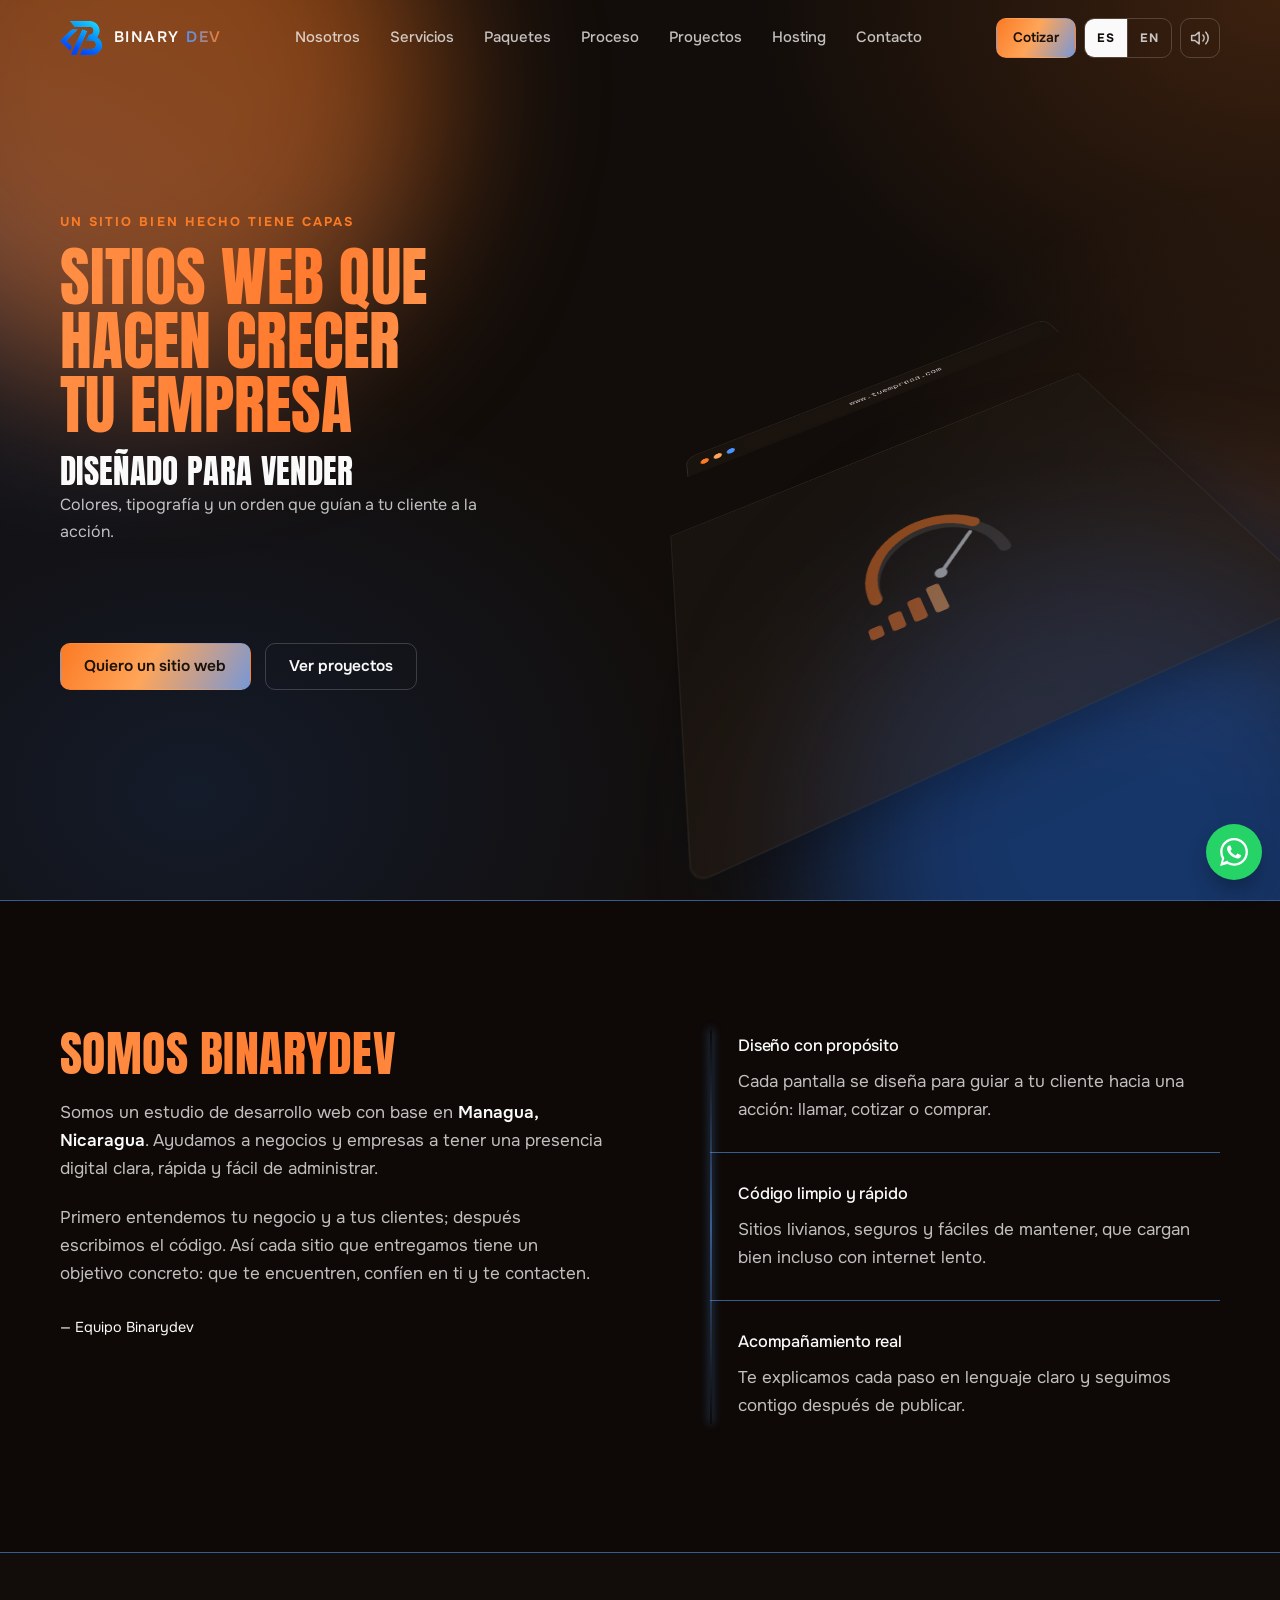
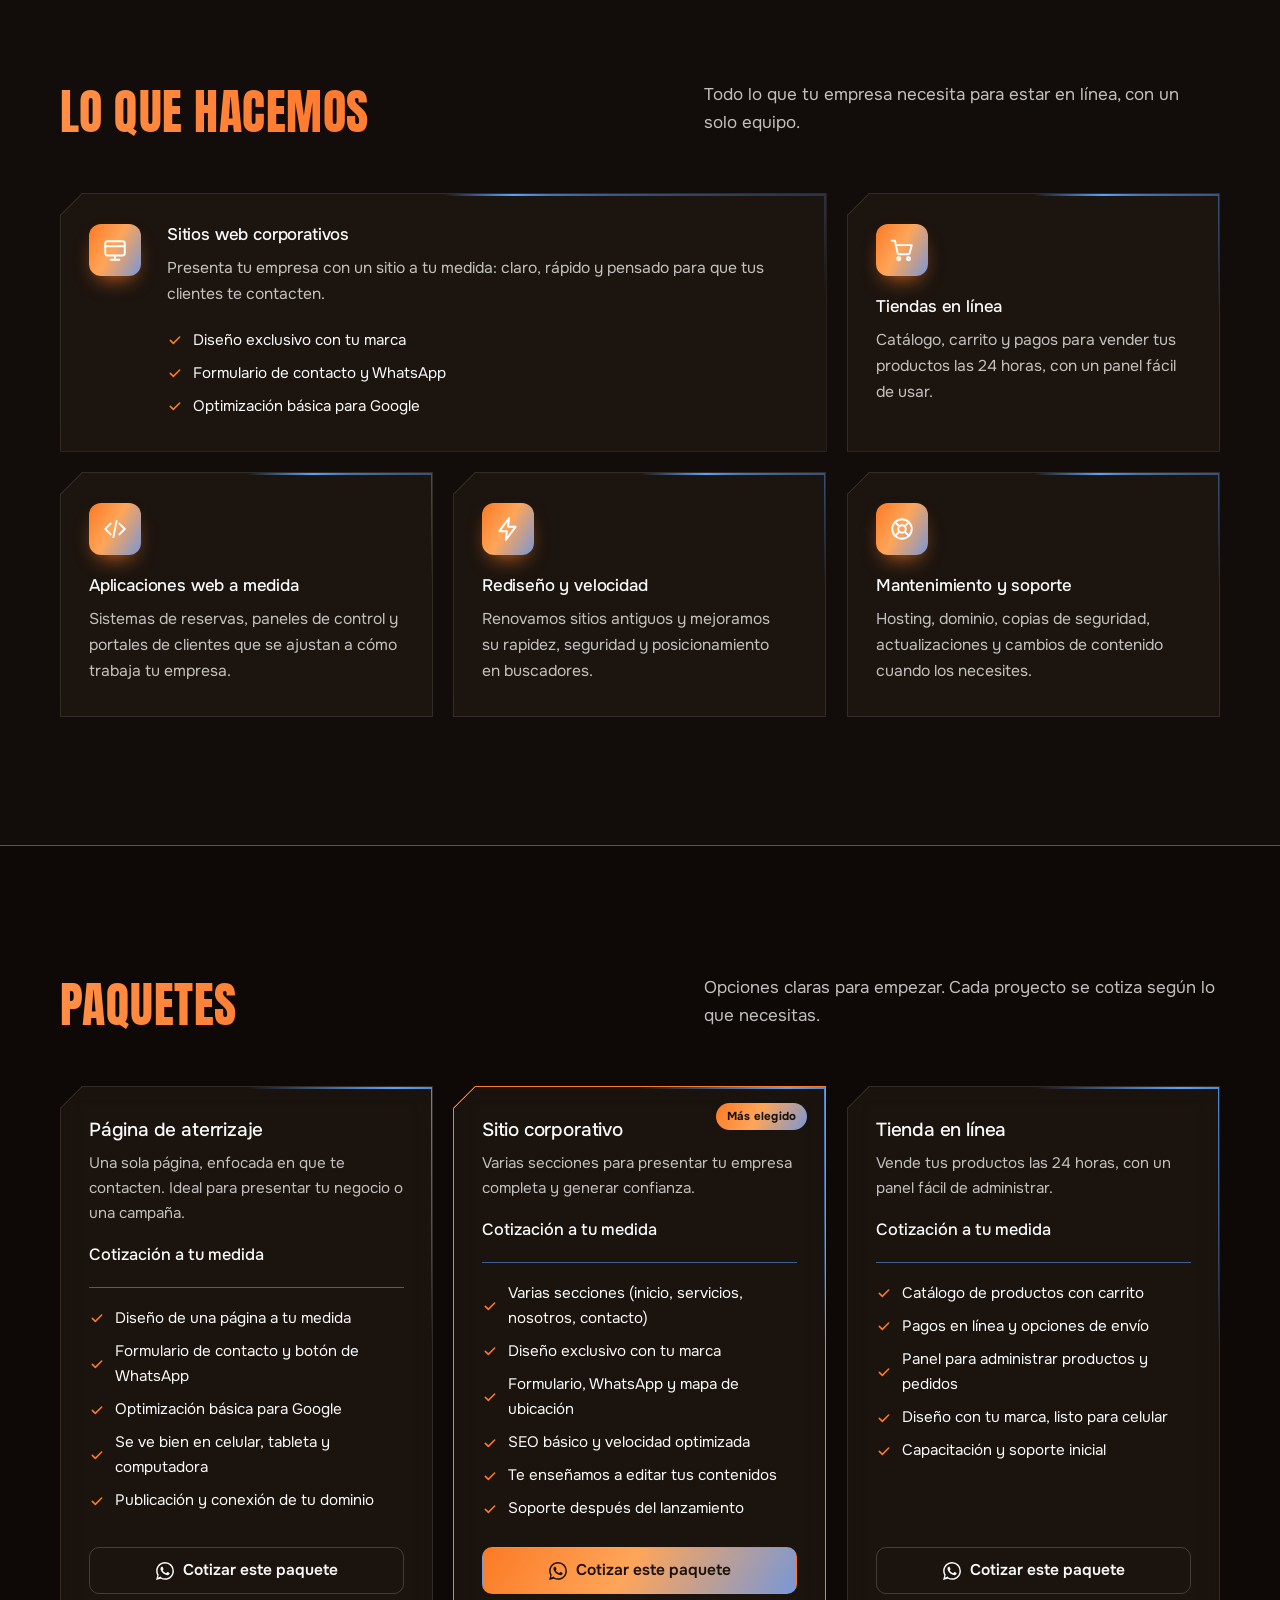
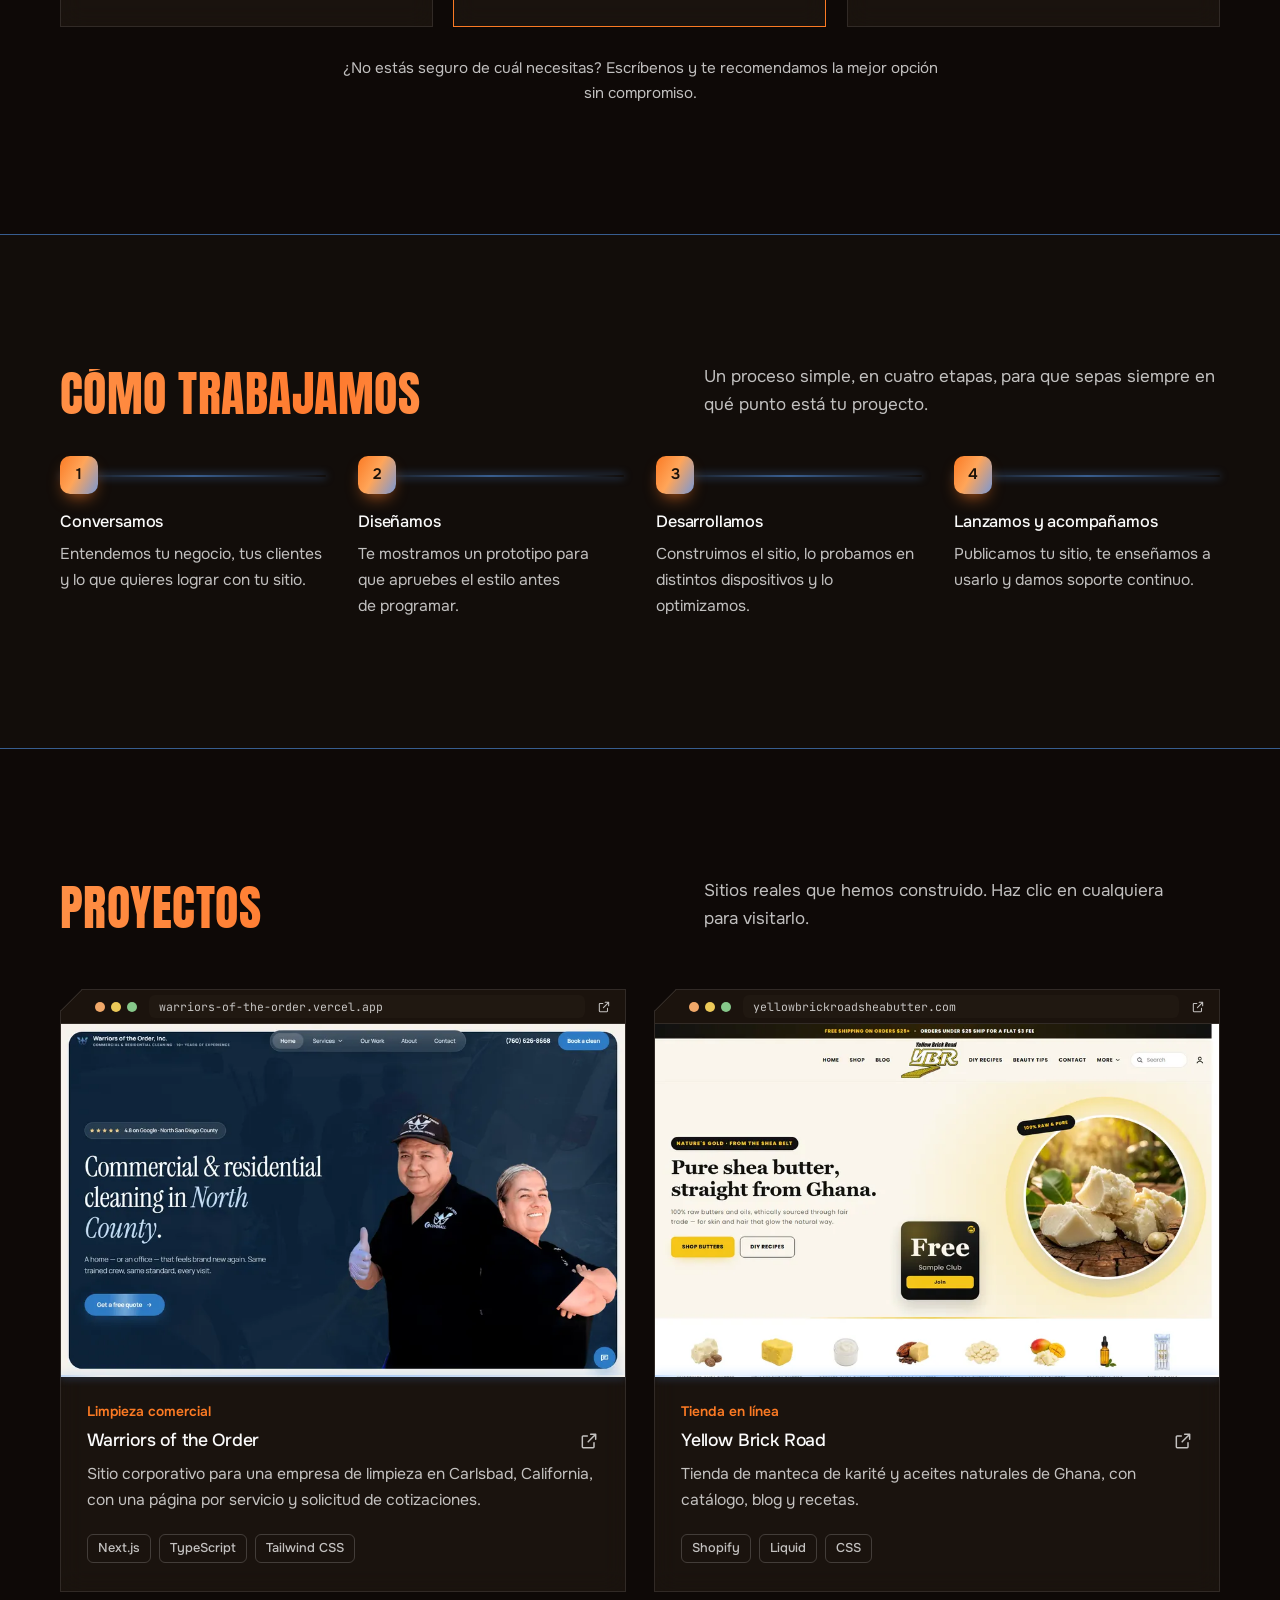
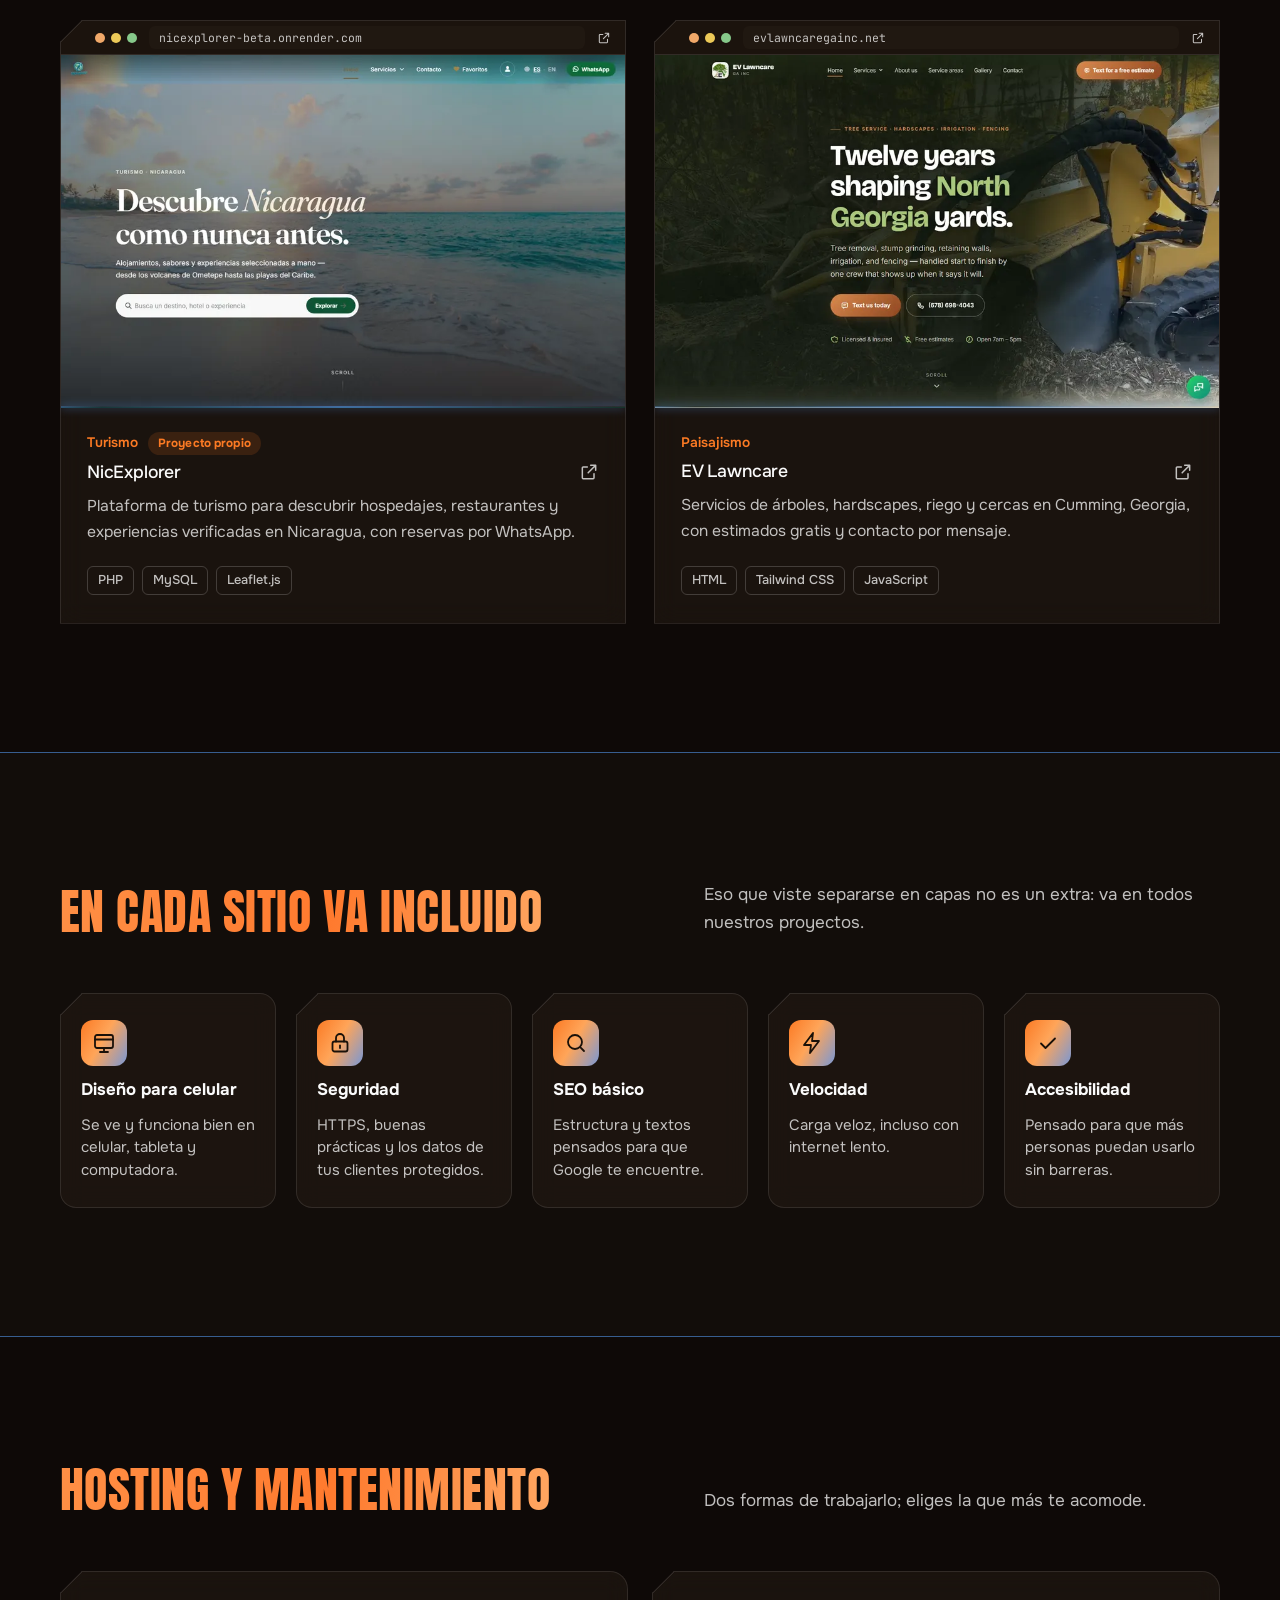
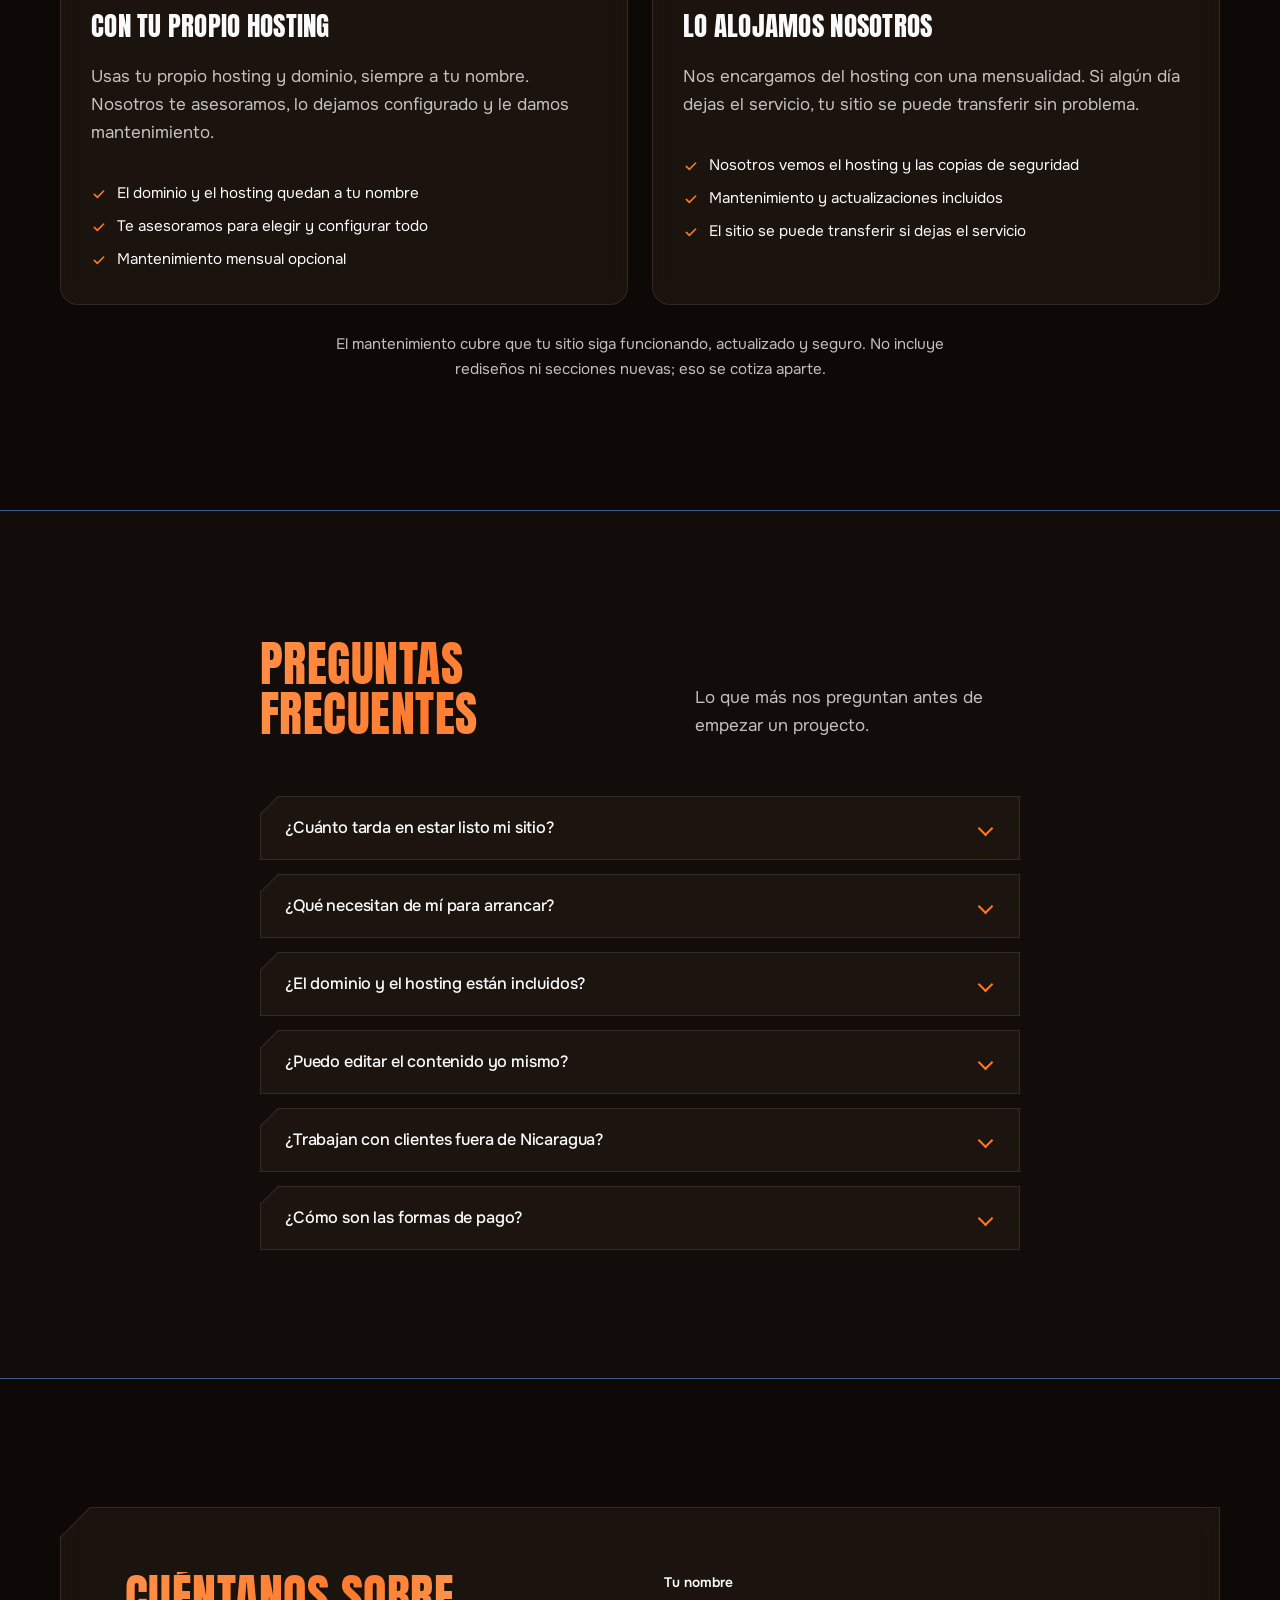
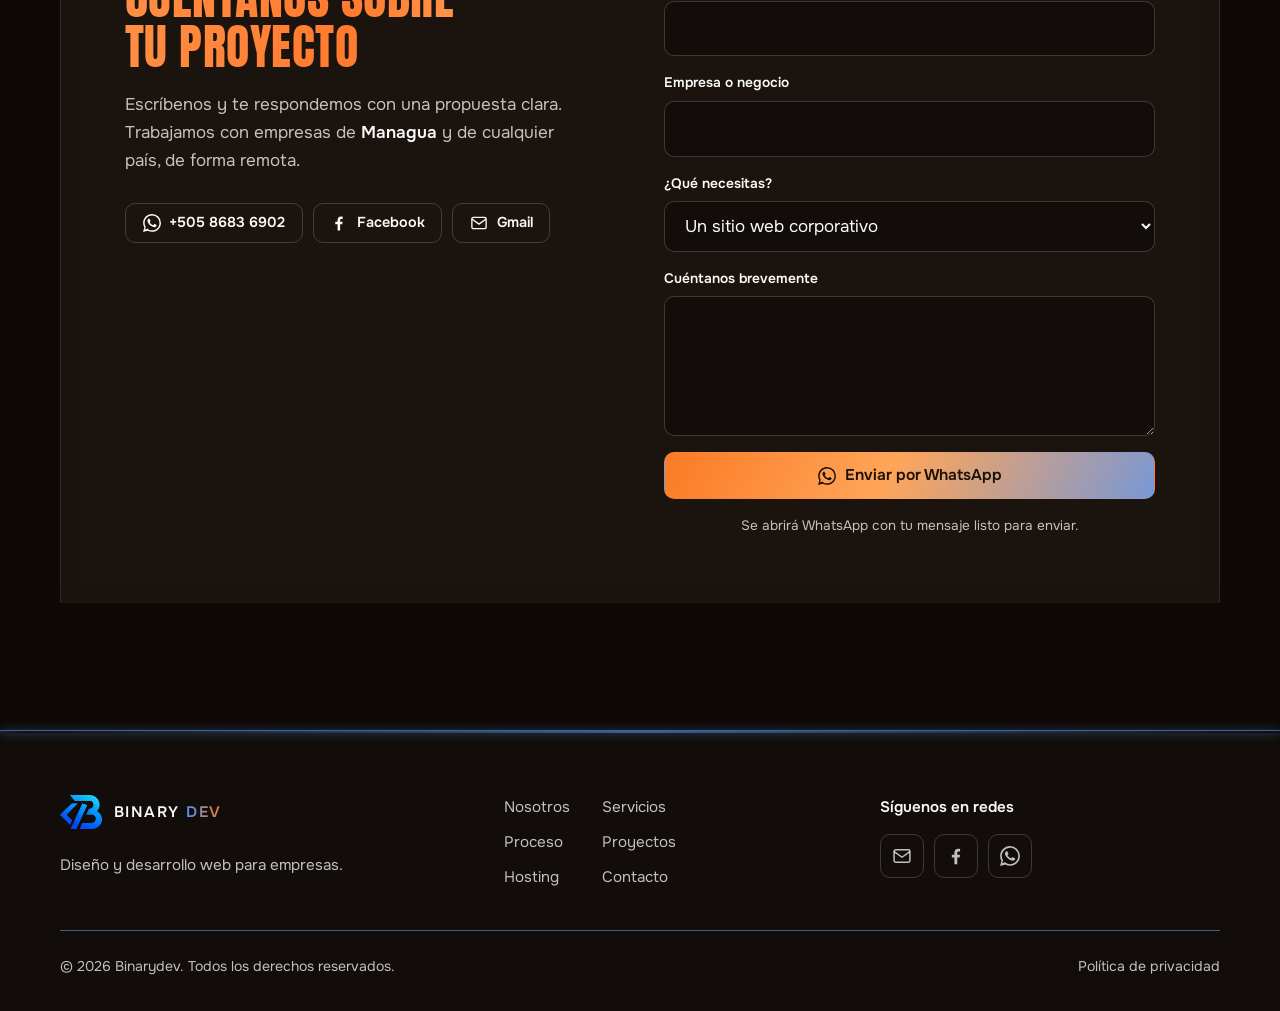
<file: index.html>
<!DOCTYPE html>
<html lang="es">
<head>
  <meta charset="UTF-8">
  <meta name="viewport" content="width=device-width, initial-scale=1">

  <!-- Seguridad: CSP (todo se sirve desde el propio sitio; 'unsafe-inline' solo
       para estilos por los atributos style= en SVG/tarjetas). frame-ancestors,
       HSTS y X-Content-Type-Options necesitan cabeceras HTTP (no disponibles en
       GitHub Pages); si se migra a un hosting con cabeceras, añadirlos allí. -->
  <meta http-equiv="Content-Security-Policy" content="default-src 'self'; script-src 'self'; style-src 'self' 'unsafe-inline'; img-src 'self' data:; font-src 'self'; connect-src 'self'; object-src 'none'; base-uri 'self'; form-action 'self' https://wa.me mailto:; upgrade-insecure-requests">
  <meta name="referrer" content="strict-origin-when-cross-origin">

  <title>Binarydev · Creación de sitios web para empresas</title>
  <meta name="description" content="Binarydev diseña y desarrolla sitios web, tiendas en línea y aplicaciones a medida para empresas. Diseño profesional, rápido y adaptable a celulares.">
  <meta name="theme-color" content="#120d0a">
  <link rel="canonical" href="https://d-byte-56.github.io/binarydev/">

  <!-- Open Graph (Facebook, WhatsApp, LinkedIn…) -->
  <meta property="og:type" content="website">
  <meta property="og:site_name" content="Binarydev">
  <meta property="og:url" content="https://d-byte-56.github.io/binarydev/">
  <meta property="og:title" content="Binarydev · Creación de sitios web para empresas">
  <meta property="og:description" content="Sitios web, tiendas en línea y aplicaciones a medida para empresas que quieren crecer.">
  <meta property="og:image" content="https://d-byte-56.github.io/binarydev/img/og-image.png">
  <meta property="og:image:width" content="1200">
  <meta property="og:image:height" content="630">
  <meta property="og:image:alt" content="Binarydev — sitios web que hacen crecer tu empresa">
  <meta property="og:locale" content="es_NI">
  <meta property="og:locale:alternate" content="en_US">

  <!-- Twitter / X -->
  <meta name="twitter:card" content="summary_large_image">
  <meta name="twitter:title" content="Binarydev · Creación de sitios web para empresas">
  <meta name="twitter:description" content="Sitios web, tiendas en línea y aplicaciones a medida para empresas que quieren crecer.">
  <meta name="twitter:image" content="https://d-byte-56.github.io/binarydev/img/og-image.png">

  <!-- Datos estructurados: negocio (nivel organización) -->
  <script type="application/ld+json">
  {
    "@context": "https://schema.org",
    "@type": "ProfessionalService",
    "name": "Binarydev",
    "description": "Diseño y desarrollo de sitios web, tiendas en línea y aplicaciones a medida para empresas.",
    "url": "https://d-byte-56.github.io/binarydev/",
    "image": "https://d-byte-56.github.io/binarydev/img/og-image.png",
    "logo": "https://d-byte-56.github.io/binarydev/img/logo-mark.png",
    "email": "scriptdevsa@gmail.com",
    "telephone": "+50586836902",
    "priceRange": "$$",
    "areaServed": ["Nicaragua", "United States"],
    "address": {
      "@type": "PostalAddress",
      "addressLocality": "Managua",
      "addressCountry": "NI"
    },
    "knowsLanguage": ["es", "en"],
    "sameAs": ["https://www.facebook.com/profile.php?id=61593092835244"],
    "contactPoint": {
      "@type": "ContactPoint",
      "contactType": "sales",
      "telephone": "+50586836902",
      "email": "scriptdevsa@gmail.com",
      "availableLanguage": ["Spanish", "English"]
    }
  }
  </script>

  <!-- Iconos: generados a partir de tu logo (img/logo-mark.png) -->
  <link rel="icon" href="favicon.ico" sizes="48x48">
  <link rel="icon" type="image/png" sizes="32x32" href="img/favicon-32.png">
  <link rel="apple-touch-icon" href="img/apple-touch-icon.png">

  <!-- Fuentes alojadas en el propio sitio (sin peticiones a Google) -->
  <link rel="preload" href="fonts/anton-latin-400-normal.woff2" as="font" type="font/woff2" crossorigin>
  <link rel="preload" href="fonts/onest-latin-wght-normal.woff2" as="font" type="font/woff2" crossorigin>

  <link rel="stylesheet" href="css/estilos.css">

  <!-- Aplica el idioma guardado antes del primer pintado (evita parpadeos) -->
  <script src="js/idioma-inicial.js"></script>
</head>
<body>

  <!-- Iconos reutilizables (se usan con <use href="#i-nombre">) -->
  <svg width="0" height="0" style="position:absolute" aria-hidden="true" focusable="false">
    <defs>
      <symbol id="i-web" viewBox="0 0 24 24"><rect x="3" y="4" width="18" height="13" rx="2"/><path d="M3 8.5h18M8 21h8M12 17v4"/></symbol>
      <symbol id="i-tienda" viewBox="0 0 24 24"><circle cx="9" cy="20" r="1.4"/><circle cx="18" cy="20" r="1.4"/><path d="M2.5 3.5h3l2.4 11.2a1.5 1.5 0 0 0 1.5 1.2h8.2a1.5 1.5 0 0 0 1.5-1.1L21 7.5H6.2"/></symbol>
      <symbol id="i-app" viewBox="0 0 24 24"><path d="m8 7-5 5 5 5M16 7l5 5-5 5M13.5 4.5l-3 15"/></symbol>
      <symbol id="i-rapido" viewBox="0 0 24 24"><path d="M13 2 4 14h7l-1 8 9-12h-7l1-8z"/></symbol>
      <symbol id="i-soporte" viewBox="0 0 24 24"><circle cx="12" cy="12" r="9"/><circle cx="12" cy="12" r="3.5"/><path d="m5.6 5.6 3.9 3.9M14.5 14.5l3.9 3.9M18.4 5.6l-3.9 3.9M9.5 14.5l-3.9 3.9"/></symbol>
      <symbol id="i-check" viewBox="0 0 24 24"><path d="m5 12.5 4.5 4.5L19 7.5"/></symbol>
      <symbol id="i-candado" viewBox="0 0 24 24"><rect x="4.5" y="10.5" width="15" height="10" rx="2"/><path d="M8 10.5V7a4 4 0 0 1 8 0v3.5"/><path d="M12 14.5v2.5"/></symbol>
      <symbol id="i-lupa" viewBox="0 0 24 24"><circle cx="11" cy="11" r="7"/><path d="m20 20-3.6-3.6"/></symbol>
      <symbol id="i-externo" viewBox="0 0 24 24"><path d="M14 4h6v6M20 4l-9 9M18 14v5a1 1 0 0 1-1 1H5a1 1 0 0 1-1-1V7a1 1 0 0 1 1-1h5"/></symbol>
      <symbol id="i-flecha" viewBox="0 0 24 24"><path d="M5 12h14M13 6l6 6-6 6"/></symbol>
      <symbol id="i-repetir" viewBox="0 0 24 24"><path d="M20 12a8 8 0 1 1-2.34-5.66M20 4v4h-4"/></symbol>
      <symbol id="i-correo" viewBox="0 0 24 24"><rect x="2.5" y="4.5" width="19" height="15" rx="2"/><path d="m3 7 9 6.5L21 7"/></symbol>
      <symbol id="i-volumen" viewBox="0 0 24 24"><path d="M11 5 6 9H2v6h4l5 4V5z"/><path d="M15.5 8.5a5 5 0 0 1 0 7M19 5a10 10 0 0 1 0 14"/></symbol>
      <symbol id="i-mudo" viewBox="0 0 24 24"><path d="M11 5 6 9H2v6h4l5 4V5z"/><path d="m22 9-6 6M16 9l6 6"/></symbol>
      <symbol id="i-facebook" viewBox="0 0 24 24"><path d="M13.5 22v-8.2h2.8l.5-3.4h-3.3V8.3c0-1 .5-1.8 1.9-1.8h1.5V3.6c-.3 0-1.2-.2-2.3-.2-2.7 0-4.5 1.6-4.5 4.6v2.4H7v3.4h3.1V22h3.4z"/></symbol>
      <symbol id="i-whatsapp" viewBox="0 0 24 24"><path d="M.057 24l1.687-6.163a11.867 11.867 0 0 1-1.587-5.946C.16 5.335 5.495 0 12.05 0a11.817 11.817 0 0 1 8.413 3.488 11.824 11.824 0 0 1 3.48 8.414c-.003 6.557-5.338 11.892-11.893 11.892a11.9 11.9 0 0 1-5.688-1.448L.057 24zm6.597-3.807c1.676.995 3.276 1.591 5.392 1.592 5.448 0 9.886-4.434 9.889-9.885.002-5.462-4.415-9.89-9.881-9.892-5.452 0-9.887 4.434-9.889 9.884a9.86 9.86 0 0 0 1.51 5.26l-.999 3.648 3.978-1.607zm11.387-5.464c-.074-.124-.272-.198-.57-.347-.297-.149-1.758-.868-2.031-.967-.272-.099-.47-.149-.669.149-.198.297-.768.967-.941 1.165-.173.198-.347.223-.644.074-.297-.149-1.255-.462-2.39-1.475-.883-.788-1.48-1.761-1.653-2.059-.173-.297-.018-.458.13-.606.134-.133.297-.347.446-.521.151-.172.2-.296.3-.495.099-.198.05-.372-.025-.521-.075-.148-.669-1.611-.916-2.206-.242-.579-.487-.501-.669-.51l-.57-.01c-.198 0-.52.074-.792.372-.272.297-1.04 1.016-1.04 2.479 0 1.462 1.065 2.875 1.213 3.074.149.198 2.096 3.2 5.077 4.487.709.306 1.263.489 1.694.626.712.226 1.36.194 1.872.118.571-.085 1.758-.719 2.006-1.413.248-.696.248-1.29.173-1.414z"/></symbol>
      <symbol id="i-github" viewBox="0 0 24 24"><path d="M12 0c-6.626 0-12 5.373-12 12 0 5.302 3.438 9.8 8.207 11.387.599.111.793-.261.793-.577v-2.234c-3.338.726-4.033-1.416-4.033-1.416-.546-1.387-1.333-1.756-1.333-1.756-1.089-.745.083-.729.083-.729 1.205.084 1.839 1.237 1.839 1.237 1.07 1.834 2.807 1.304 3.492.997.107-.775.418-1.305.762-1.604-2.665-.305-5.467-1.334-5.467-5.931 0-1.311.469-2.381 1.236-3.221-.124-.303-.535-1.524.117-3.176 0 0 1.008-.322 3.301 1.23.957-.266 1.983-.399 3.003-.404 1.02.005 2.047.138 3.006.404 2.291-1.552 3.297-1.23 3.297-1.23.653 1.653.242 2.874.118 3.176.77.84 1.235 1.911 1.235 3.221 0 4.609-2.807 5.624-5.479 5.921.43.372.823 1.102.823 2.222v3.293c0 .319.192.694.801.576 4.765-1.589 8.199-6.086 8.199-11.386 0-6.627-5.373-12-12-12z"/></symbol>
      <symbol id="i-linkedin" viewBox="0 0 24 24"><path d="M20.447 20.452h-3.554v-5.569c0-1.328-.027-3.037-1.852-3.037-1.853 0-2.136 1.445-2.136 2.939v5.667H9.351V9h3.414v1.561h.046c.477-.9 1.637-1.85 3.37-1.85 3.601 0 4.267 2.37 4.267 5.455v6.286zM5.337 7.433a2.062 2.062 0 1 1 0-4.125 2.062 2.062 0 0 1 0 4.125zM7.119 20.452H3.555V9h3.564v11.452zM22.225 0H1.771C.792 0 0 .774 0 1.729v20.542C0 23.227.792 24 1.771 24h20.451C23.2 24 24 23.227 24 22.271V1.729C24 .774 23.2 0 22.225 0z"/></symbol>
      <symbol id="i-x" viewBox="0 0 24 24"><path d="M18.244 2.25h3.308l-7.227 8.26 8.502 11.24H16.17l-5.214-6.817L4.99 21.75H1.68l7.73-8.835L1.254 2.25H8.08l4.713 6.231zm-1.161 17.52h1.833L7.084 4.126H5.117z"/></symbol>
    </defs>
  </svg>

  <a class="salto" href="#contenido" data-i18n="skip">Saltar al contenido</a>

  <!-- Barra de progreso de scroll -->
  <div class="progreso" id="progreso" aria-hidden="true"></div>

  <!-- ===== Cabecera ===== -->
  <header class="cabecera" id="cabecera">
    <div class="cabecera__in">
      <a href="./" class="marca" data-accion="logo" data-i18n-attr="aria-label:logo_label" aria-label="Binarydev, ir al inicio">
        <img class="marca__img" src="img/logo-mark.png" alt="" width="40" height="33" decoding="async">
        <span class="marca__texto" aria-hidden="true">BINARY<span>DEV</span></span>
      </a>

      <nav class="menu" id="menu" aria-label="Navegación principal" data-i18n-attr="aria-label:nav_label">
        <a href="#nosotros" data-seccion="nosotros" data-i18n="nav_about">Nosotros</a>
        <a href="#servicios" data-seccion="servicios" data-i18n="nav_services">Servicios</a>
        <a href="#paquetes" data-seccion="paquetes" data-i18n="nav_packages">Paquetes</a>
        <a href="#proceso" data-seccion="proceso" data-i18n="nav_process">Proceso</a>
        <a href="#proyectos" data-seccion="proyectos" data-i18n="nav_projects">Proyectos</a>
        <a href="#hosting" data-seccion="hosting" data-i18n="nav_hosting">Hosting</a>
        <a href="#contacto" data-seccion="contacto" data-i18n="nav_contact">Contacto</a>
      </nav>

      <div class="acciones">
        <a href="#contacto" class="btn btn--primario btn--cotizar" data-i18n="nav_quote">Cotizar</a>

        <div class="idioma" role="group" aria-label="Idioma" data-i18n-attr="aria-label:lang_label">
          <button type="button" class="idioma__btn" data-accion="idioma" data-lang="es" aria-pressed="true">ES</button>
          <button type="button" class="idioma__btn" data-accion="idioma" data-lang="en" aria-pressed="false">EN</button>
        </div>

        <button type="button" class="btn-icono" data-accion="sonido" aria-pressed="false" aria-label="Activar sonidos de clic">
          <svg class="i icono-volumen" width="20" height="20" aria-hidden="true"><use href="#i-volumen"/></svg>
          <svg class="i icono-mudo" width="20" height="20" aria-hidden="true"><use href="#i-mudo"/></svg>
        </button>

        <button type="button" class="hamburguesa" data-accion="hamburguesa" aria-expanded="false" aria-controls="menu" aria-label="Abrir menú">
          <span></span><span></span><span></span>
        </button>
      </div>
    </div>
  </header>

  <main id="contenido">

    <!-- ===== Portada: el "sitio despiezado" =====
         Al hacer scroll, la sección se fija y la ventana se separa en capas 3D
         (Diseño, Código, SEO, Seguridad, Velocidad); cada capa trae su título.
         La animación la controla js/hero-despiece.js con GSAP + ScrollTrigger.
         Sin JS o con "reducir movimiento" todo queda visible y legible. -->
    <section class="despiece" id="inicio" data-seccion-obs="inicio" aria-labelledby="hero-title">
      <div class="despiece__sticky">
        <div class="contenedor despiece__grid">

          <div class="despiece__texto">
            <p class="despiece__eyebrow" data-i18n="hero_eyebrow">Un sitio bien hecho tiene capas</p>
            <h1 id="hero-title" data-i18n="hero_title">Sitios web que hacen crecer tu empresa</h1>

            <!-- Títulos de cada capa (texto real). Sin JS se ven todos como una lista. -->
            <div class="despiece__titulares" data-titulares>
              <div class="despiece__cap" data-cap="0">
                <h2 class="despiece__cap-title" data-i18n="cap1_title">Diseñado para vender</h2>
                <p class="despiece__cap-sub" data-i18n="cap1_sub">Colores, tipografía y un orden que guían a tu cliente a la acción.</p>
              </div>
              <div class="despiece__cap" data-cap="1">
                <h2 class="despiece__cap-title" data-i18n="cap2_title">Código limpio</h2>
                <p class="despiece__cap-sub" data-i18n="cap2_sub">Hecho a mano, liviano y fácil de mantener en el tiempo.</p>
              </div>
              <div class="despiece__cap" data-cap="2">
                <h2 class="despiece__cap-title" data-i18n="cap3_title">Que Google te encuentre</h2>
                <p class="despiece__cap-sub" data-i18n="cap3_sub">Estructura y textos pensados para aparecer en las búsquedas.</p>
              </div>
              <div class="despiece__cap" data-cap="3">
                <h2 class="despiece__cap-title" data-i18n="cap4_title">Seguro desde el día 1</h2>
                <p class="despiece__cap-sub" data-i18n="cap4_sub">HTTPS, buenas prácticas y los datos de tus clientes protegidos.</p>
              </div>
              <div class="despiece__cap" data-cap="4">
                <h2 class="despiece__cap-title" data-i18n="cap5_title">Rápido en cualquier celular</h2>
                <p class="despiece__cap-sub" data-i18n="cap5_sub">Carga veloz, incluso con internet lento.</p>
              </div>
              <div class="despiece__cap despiece__cap--cta" data-cap="5">
                <h2 class="despiece__cap-title" data-i18n="despiece_cta_title">¿Hablamos de tu sitio?</h2>
                <p class="despiece__cap-sub" data-i18n="despiece_cta_sub">Todo eso va incluido. Cuéntanos qué necesita tu negocio.</p>
              </div>
            </div>

            <div class="botones">
              <a href="#contacto" class="btn btn--primario" data-i18n="btn_web">Quiero un sitio web</a>
              <a href="#proyectos" class="btn btn--secundario" data-i18n="btn_projects">Ver proyectos</a>
            </div>

            <p class="despiece__hint" data-hint aria-hidden="true"><span data-i18n="despiece_hint">Desplázate para ver las capas</span></p>
            <p class="despiece__progreso" data-progreso aria-hidden="true"><span class="despiece__prog-num" data-prog-num>1</span><span class="despiece__prog-tot">/5</span></p>

            <button type="button" class="despiece__replay" data-replay>
              <svg class="i" width="15" height="15" aria-hidden="true"><use href="#i-repetir"/></svg>
              <span data-i18n="despiece_replay">Ver de nuevo</span>
            </button>
          </div>

          <!-- Escena 3D: ilustración (decorativa). La info real está en los títulos. -->
          <div class="despiece__escena" aria-hidden="true">
            <div class="despiece__pila" data-pila>
              <div class="despiece__chrome">
                <span class="puntos"><i></i><i></i><i></i></span>
                <span class="despiece__url">www.tuempresa.com</span>
              </div>
              <div class="despiece__cuerpo">

                <div class="capa capa--velocidad" data-capa="4">
                  <span class="capa__tag" data-i18n="cap_lbl5">Velocidad</span>
                  <div class="vel">
                    <svg class="vel__gauge" viewBox="0 0 120 70" aria-hidden="true">
                      <path class="vel__track" d="M12 62 A48 48 0 0 1 108 62"/>
                      <path class="vel__fill" d="M12 62 A48 48 0 0 1 98 28"/>
                      <line class="vel__needle" x1="60" y1="62" x2="92" y2="36"/>
                      <circle class="vel__hub" cx="60" cy="62" r="4.5"/>
                    </svg>
                    <div class="vel__bars"><i></i><i></i><i></i><i></i></div>
                  </div>
                </div>

                <div class="capa capa--seguridad" data-capa="3">
                  <span class="capa__tag" data-i18n="cap_lbl4">Seguridad</span>
                  <div class="seg">
                    <svg class="seg__lock" width="46" height="46" aria-hidden="true"><use href="#i-candado"/></svg>
                    <span class="seg__https">https://</span>
                    <span class="seg__badge">SSL</span>
                  </div>
                </div>

                <div class="capa capa--seo" data-capa="2">
                  <span class="capa__tag" data-i18n="cap_lbl3">SEO</span>
                  <div class="seo">
                    <div class="seo__bar"><svg class="seo__lupa" width="16" height="16" aria-hidden="true"><use href="#i-lupa"/></svg><span></span></div>
                    <div class="seo__result">
                      <span class="seo__url">www.tuempresa.com</span>
                      <span class="seo__title" data-i18n="code_brand">Tu marca</span>
                      <span class="seo__line"></span>
                      <span class="seo__line seo__line--sm"></span>
                    </div>
                  </div>
                </div>

                <div class="capa capa--codigo" data-capa="1">
                  <span class="capa__tag" data-i18n="cap_lbl2">Código</span>
                  <pre class="capa__code" aria-hidden="true"><code><span class="cl"><span class="ct">&lt;header</span> <span class="ca">class</span>=<span class="cs">"hero"</span><span class="ct">&gt;</span></span>
<span class="cl">  <span class="ct">&lt;h1&gt;</span>Tu marca<span class="ct">&lt;/h1&gt;</span></span>
<span class="cl">  <span class="ct">&lt;a</span> <span class="ca">class</span>=<span class="cs">"btn"</span><span class="ct">&gt;</span>Cotizar<span class="ct">&lt;/a&gt;</span></span>
<span class="cl"><span class="ct">&lt;/header&gt;</span></span></code></pre>
                  <span class="capa__glyph">&lt;/&gt;</span>
                </div>

                <div class="capa capa--diseno" data-capa="0">
                  <span class="capa__tag" data-i18n="cap_lbl1">Diseño</span>
                  <div class="mini">
                    <div class="mini__nav"><span class="mini__logo"></span><span class="mini__links"><i></i><i></i><i></i></span></div>
                    <div class="mini__hero">
                      <span class="mini__h"></span>
                      <span class="mini__p"></span>
                      <span class="mini__btn"></span>
                    </div>
                    <div class="mini__cards"><span></span><span></span><span></span></div>
                  </div>
                </div>

              </div>
            </div>
          </div>

        </div>
      </div>
    </section>

    <!-- ===== Nosotros ===== -->
    <section class="seccion seccion--alt" id="nosotros" data-seccion-obs="nosotros" aria-labelledby="t-nosotros">
      <div class="contenedor nosotros">
        <div class="nosotros__texto" data-revelar>
          <h2 class="titulo" id="t-nosotros" data-i18n="about_title">Somos Binarydev</h2>
          <p data-i18n-html="about_1">Somos un estudio de desarrollo web con base en <strong>Managua, Nicaragua</strong>. Ayudamos a negocios y empresas a tener una presencia digital clara, rápida y fácil de administrar.</p>
          <p data-i18n="about_2">Primero entendemos tu negocio y a tus clientes; después escribimos el código. Así cada sitio que entregamos tiene un objetivo concreto: que te encuentren, confíen en ti y te contacten.</p>
          <p class="firma" data-i18n="about_sign">— Equipo Binarydev</p>
        </div>

        <dl class="principios" data-revelar-grupo>
          <div class="principio">
            <dt data-i18n="val1_title">Diseño con propósito</dt>
            <dd data-i18n="val1_text">Cada pantalla se diseña para guiar a tu cliente hacia una acción: llamar, cotizar o comprar.</dd>
          </div>
          <div class="principio">
            <dt data-i18n="val2_title">Código limpio y rápido</dt>
            <dd data-i18n="val2_text">Sitios livianos, seguros y fáciles de mantener, que cargan bien incluso con internet lento.</dd>
          </div>
          <div class="principio">
            <dt data-i18n="val3_title">Acompañamiento real</dt>
            <dd data-i18n="val3_text">Te explicamos cada paso en lenguaje claro y seguimos contigo después de publicar.</dd>
          </div>
        </dl>
      </div>
    </section>

    <!-- ===== Servicios ===== -->
    <section class="seccion" id="servicios" data-seccion-obs="servicios" aria-labelledby="t-servicios">
      <div class="contenedor">
        <div class="encabezado" data-revelar>
          <h2 class="titulo" id="t-servicios" data-i18n="services_title">Lo que hacemos</h2>
          <p class="encabezado__texto" data-i18n="services_sub">Todo lo que tu empresa necesita para estar en línea, con un solo equipo.</p>
        </div>

        <div class="servicios" data-revelar-grupo>
          <article class="servicio servicio--destacado corte">
            <div class="servicio__icono"><svg class="i" width="26" height="26" aria-hidden="true"><use href="#i-web"/></svg></div>
            <div>
              <h3 data-i18n="s1_title">Sitios web corporativos</h3>
              <p data-i18n="s1_text">Presenta tu empresa con un sitio a tu medida: claro, rápido y pensado para que tus clientes te contacten.</p>
              <ul class="lista-check">
                <li><svg class="i" width="16" height="16" aria-hidden="true"><use href="#i-check"/></svg><span data-i18n="s1_a">Diseño exclusivo con tu marca</span></li>
                <li><svg class="i" width="16" height="16" aria-hidden="true"><use href="#i-check"/></svg><span data-i18n="s1_b">Formulario de contacto y WhatsApp</span></li>
                <li><svg class="i" width="16" height="16" aria-hidden="true"><use href="#i-check"/></svg><span data-i18n="s1_c">Optimización básica para Google</span></li>
              </ul>
            </div>
          </article>

          <article class="servicio corte">
            <div class="servicio__icono"><svg class="i" width="26" height="26" aria-hidden="true"><use href="#i-tienda"/></svg></div>
            <h3 data-i18n="s2_title">Tiendas en línea</h3>
            <p data-i18n="s2_text">Catálogo, carrito y pagos para vender tus productos las 24 horas, con un panel fácil de usar.</p>
          </article>

          <article class="servicio corte">
            <div class="servicio__icono"><svg class="i" width="26" height="26" aria-hidden="true"><use href="#i-app"/></svg></div>
            <h3 data-i18n="s3_title">Aplicaciones web a medida</h3>
            <p data-i18n="s3_text">Sistemas de reservas, paneles de control y portales de clientes que se ajustan a cómo trabaja tu empresa.</p>
          </article>

          <article class="servicio corte">
            <div class="servicio__icono"><svg class="i" width="26" height="26" aria-hidden="true"><use href="#i-rapido"/></svg></div>
            <h3 data-i18n="s4_title">Rediseño y velocidad</h3>
            <p data-i18n="s4_text">Renovamos sitios antiguos y mejoramos su rapidez, seguridad y posicionamiento en buscadores.</p>
          </article>

          <article class="servicio corte">
            <div class="servicio__icono"><svg class="i" width="26" height="26" aria-hidden="true"><use href="#i-soporte"/></svg></div>
            <h3 data-i18n="s5_title">Mantenimiento y soporte</h3>
            <p data-i18n="s5_text">Hosting, dominio, copias de seguridad, actualizaciones y cambios de contenido cuando los necesites.</p>
          </article>
        </div>
      </div>
    </section>

    <!-- ===== Paquetes ===== -->
    <section class="seccion seccion--alt" id="paquetes" data-seccion-obs="paquetes" aria-labelledby="t-paquetes">
      <div class="contenedor">
        <div class="encabezado" data-revelar>
          <h2 class="titulo" id="t-paquetes" data-i18n="packages_title">Paquetes</h2>
          <p class="encabezado__texto" data-i18n="packages_sub">Opciones claras para empezar. Cada proyecto se cotiza según lo que necesitas.</p>
        </div>

        <div class="paquetes" data-revelar-grupo>
          <!-- Paquete 1: Página de aterrizaje -->
          <article class="paquete corte">
            <h3 class="paquete__nombre" data-i18n="pack1_name">Página de aterrizaje</h3>
            <p class="paquete__desc" data-i18n="pack1_desc">Una sola página, enfocada en que te contacten. Ideal para presentar tu negocio o una campaña.</p>
            <p class="paquete__precio" data-i18n="pack_price_note">Cotización a tu medida</p>
            <ul class="lista-check">
              <li><svg class="i" width="16" height="16" aria-hidden="true"><use href="#i-check"/></svg><span data-i18n="pack1_a">Diseño de una página a tu medida</span></li>
              <li><svg class="i" width="16" height="16" aria-hidden="true"><use href="#i-check"/></svg><span data-i18n="pack1_b">Formulario de contacto y botón de WhatsApp</span></li>
              <li><svg class="i" width="16" height="16" aria-hidden="true"><use href="#i-check"/></svg><span data-i18n="pack1_c">Optimización básica para Google</span></li>
              <li><svg class="i" width="16" height="16" aria-hidden="true"><use href="#i-check"/></svg><span data-i18n="pack1_d">Se ve bien en celular, tableta y computadora</span></li>
              <li><svg class="i" width="16" height="16" aria-hidden="true"><use href="#i-check"/></svg><span data-i18n="pack1_e">Publicación y conexión de tu dominio</span></li>
            </ul>
            <a class="btn btn--secundario btn--bloque" data-paquete="landing" target="_blank" rel="noopener" href="https://wa.me/50586836902">
              <svg class="i i--relleno" width="18" height="18" aria-hidden="true"><use href="#i-whatsapp"/></svg>
              <span data-i18n="pack_cta">Cotizar este paquete</span>
            </a>
          </article>

          <!-- Paquete 2: Sitio corporativo (destacado) -->
          <article class="paquete paquete--destacado corte">
            <span class="paquete__popular" data-i18n="pack_popular">Más elegido</span>
            <h3 class="paquete__nombre" data-i18n="pack2_name">Sitio corporativo</h3>
            <p class="paquete__desc" data-i18n="pack2_desc">Varias secciones para presentar tu empresa completa y generar confianza.</p>
            <p class="paquete__precio" data-i18n="pack_price_note">Cotización a tu medida</p>
            <ul class="lista-check">
              <li><svg class="i" width="16" height="16" aria-hidden="true"><use href="#i-check"/></svg><span data-i18n="pack2_a">Varias secciones (inicio, servicios, nosotros, contacto)</span></li>
              <li><svg class="i" width="16" height="16" aria-hidden="true"><use href="#i-check"/></svg><span data-i18n="pack2_b">Diseño exclusivo con tu marca</span></li>
              <li><svg class="i" width="16" height="16" aria-hidden="true"><use href="#i-check"/></svg><span data-i18n="pack2_c">Formulario, WhatsApp y mapa de ubicación</span></li>
              <li><svg class="i" width="16" height="16" aria-hidden="true"><use href="#i-check"/></svg><span data-i18n="pack2_d">SEO básico y velocidad optimizada</span></li>
              <li><svg class="i" width="16" height="16" aria-hidden="true"><use href="#i-check"/></svg><span data-i18n="pack2_e">Te enseñamos a editar tus contenidos</span></li>
              <li><svg class="i" width="16" height="16" aria-hidden="true"><use href="#i-check"/></svg><span data-i18n="pack2_f">Soporte después del lanzamiento</span></li>
            </ul>
            <a class="btn btn--primario btn--bloque" data-paquete="corporativo" target="_blank" rel="noopener" href="https://wa.me/50586836902">
              <svg class="i i--relleno" width="18" height="18" aria-hidden="true"><use href="#i-whatsapp"/></svg>
              <span data-i18n="pack_cta">Cotizar este paquete</span>
            </a>
          </article>

          <!-- Paquete 3: Tienda en línea -->
          <article class="paquete corte">
            <h3 class="paquete__nombre" data-i18n="pack3_name">Tienda en línea</h3>
            <p class="paquete__desc" data-i18n="pack3_desc">Vende tus productos las 24 horas, con un panel fácil de administrar.</p>
            <p class="paquete__precio" data-i18n="pack_price_note">Cotización a tu medida</p>
            <ul class="lista-check">
              <li><svg class="i" width="16" height="16" aria-hidden="true"><use href="#i-check"/></svg><span data-i18n="pack3_a">Catálogo de productos con carrito</span></li>
              <li><svg class="i" width="16" height="16" aria-hidden="true"><use href="#i-check"/></svg><span data-i18n="pack3_b">Pagos en línea y opciones de envío</span></li>
              <li><svg class="i" width="16" height="16" aria-hidden="true"><use href="#i-check"/></svg><span data-i18n="pack3_c">Panel para administrar productos y pedidos</span></li>
              <li><svg class="i" width="16" height="16" aria-hidden="true"><use href="#i-check"/></svg><span data-i18n="pack3_d">Diseño con tu marca, listo para celular</span></li>
              <li><svg class="i" width="16" height="16" aria-hidden="true"><use href="#i-check"/></svg><span data-i18n="pack3_e">Capacitación y soporte inicial</span></li>
            </ul>
            <a class="btn btn--secundario btn--bloque" data-paquete="tienda" target="_blank" rel="noopener" href="https://wa.me/50586836902">
              <svg class="i i--relleno" width="18" height="18" aria-hidden="true"><use href="#i-whatsapp"/></svg>
              <span data-i18n="pack_cta">Cotizar este paquete</span>
            </a>
          </article>
        </div>

        <p class="paquetes__nota" data-i18n="packages_note">¿No estás seguro de cuál necesitas? Escríbenos y te recomendamos la mejor opción sin compromiso.</p>
      </div>
    </section>

    <!-- ===== Proceso ===== -->
    <section class="seccion" id="proceso" data-seccion-obs="proceso" aria-labelledby="t-proceso">
      <div class="contenedor">
        <div class="encabezado" data-revelar>
          <h2 class="titulo" id="t-proceso" data-i18n="process_title">Cómo trabajamos</h2>
          <p class="encabezado__texto" data-i18n="process_sub">Un proceso simple, en cuatro etapas, para que sepas siempre en qué punto está tu proyecto.</p>
        </div>

        <ol class="pasos" data-revelar-grupo>
          <li class="paso">
            <span class="paso__num" aria-hidden="true">1</span>
            <h3 data-i18n="step1_title">Conversamos</h3>
            <p data-i18n="step1_text">Entendemos tu negocio, tus clientes y lo que quieres lograr con tu sitio.</p>
          </li>
          <li class="paso">
            <span class="paso__num" aria-hidden="true">2</span>
            <h3 data-i18n="step2_title">Diseñamos</h3>
            <p data-i18n="step2_text">Te mostramos un prototipo para que apruebes el estilo antes de programar.</p>
          </li>
          <li class="paso">
            <span class="paso__num" aria-hidden="true">3</span>
            <h3 data-i18n="step3_title">Desarrollamos</h3>
            <p data-i18n="step3_text">Construimos el sitio, lo probamos en distintos dispositivos y lo optimizamos.</p>
          </li>
          <li class="paso">
            <span class="paso__num" aria-hidden="true">4</span>
            <h3 data-i18n="step4_title">Lanzamos y acompañamos</h3>
            <p data-i18n="step4_text">Publicamos tu sitio, te enseñamos a usarlo y damos soporte continuo.</p>
          </li>
        </ol>
      </div>
    </section>

    <!-- ===== Proyectos =====
         Cada tarjeta enlaza a un sitio real y muestra una captura en vivo (ver DOCUMENTACION.md, sección "Proyectos"). -->
    <section class="seccion seccion--alt" id="proyectos" data-seccion-obs="proyectos" aria-labelledby="t-proyectos">
      <div class="contenedor">
        <div class="encabezado" data-revelar>
          <h2 class="titulo" id="t-proyectos" data-i18n="projects_title">Proyectos</h2>
          <p class="encabezado__texto" data-i18n="projects_sub">Sitios reales que hemos construido. Haz clic en cualquiera para visitarlo.</p>
        </div>

        <div class="proyectos">
          <!-- Proyecto 1: Warriors of the Order -->
          <article class="proyecto" style="--i:0; --acc:#1e3a8a">
            <a class="proyecto__enlace corte" href="https://warriors-of-the-order.vercel.app/" target="_blank" rel="noopener noreferrer">
              <div class="captura" aria-hidden="true">
                <div class="captura__barra">
                  <span class="puntos"><i></i><i></i><i></i></span>
                  <span class="captura__url">warriors-of-the-order.vercel.app</span>
                  <svg class="i" width="14" height="14"><use href="#i-externo"/></svg>
                </div>
                <div class="captura__pantalla">
                  <img class="captura__img" src="img/proyectos/warriors.webp" alt="" width="900" height="1500" loading="lazy" decoding="async" data-captura>
                  <span class="captura__respaldo">Warriors of the Order</span>
                  <span class="captura__brillo"></span>
                  <span class="captura__cta"><span data-i18n="visit_site">Visitar sitio</span><svg class="i" width="16" height="16"><use href="#i-externo"/></svg></span>
                </div>
              </div>
              <div class="proyecto__cuerpo">
                <span class="proyecto__sector" data-i18n="p1_sector">Limpieza comercial</span>
                <h3><span data-i18n="p1_title">Warriors of the Order</span><svg class="i proyecto__flecha" width="20" height="20" aria-hidden="true"><use href="#i-externo"/></svg></h3>
                <p data-i18n="p1_desc">Sitio corporativo para una empresa de limpieza en Carlsbad, California, con una página por servicio y solicitud de cotizaciones.</p>
                <ul class="etiquetas"><li>Next.js</li><li>TypeScript</li><li>Tailwind CSS</li></ul>
                <span class="solo-lector" data-i18n="new_tab">(se abre en una pestaña nueva)</span>
              </div>
            </a>
          </article>
          <!-- Proyecto 2: Yellow Brick Road -->
          <article class="proyecto" style="--i:1; --acc:#b8860b">
            <a class="proyecto__enlace corte" href="https://yellowbrickroadsheabutter.com/" target="_blank" rel="noopener noreferrer">
              <div class="captura" aria-hidden="true">
                <div class="captura__barra">
                  <span class="puntos"><i></i><i></i><i></i></span>
                  <span class="captura__url">yellowbrickroadsheabutter.com</span>
                  <svg class="i" width="14" height="14"><use href="#i-externo"/></svg>
                </div>
                <div class="captura__pantalla">
                  <img class="captura__img" src="img/proyectos/yellowbrick.webp" alt="" width="900" height="1500" loading="lazy" decoding="async" data-captura>
                  <span class="captura__respaldo">Yellow Brick Road</span>
                  <span class="captura__brillo"></span>
                  <span class="captura__cta"><span data-i18n="visit_site">Visitar sitio</span><svg class="i" width="16" height="16"><use href="#i-externo"/></svg></span>
                </div>
              </div>
              <div class="proyecto__cuerpo">
                <span class="proyecto__sector" data-i18n="p2_sector">Tienda en línea</span>
                <h3><span data-i18n="p2_title">Yellow Brick Road</span><svg class="i proyecto__flecha" width="20" height="20" aria-hidden="true"><use href="#i-externo"/></svg></h3>
                <p data-i18n="p2_desc">Tienda de manteca de karité y aceites naturales de Ghana, con catálogo, blog y recetas.</p>
                <ul class="etiquetas"><li>Shopify</li><li>Liquid</li><li>CSS</li></ul>
                <span class="solo-lector" data-i18n="new_tab">(se abre en una pestaña nueva)</span>
              </div>
            </a>
          </article>
          <!-- Proyecto 3: NicExplorer -->
          <article class="proyecto" style="--i:2; --acc:#0f5534">
            <a class="proyecto__enlace corte" href="https://nicexplorer-beta.onrender.com/" target="_blank" rel="noopener noreferrer">
              <div class="captura" aria-hidden="true">
                <div class="captura__barra">
                  <span class="puntos"><i></i><i></i><i></i></span>
                  <span class="captura__url">nicexplorer-beta.onrender.com</span>
                  <svg class="i" width="14" height="14"><use href="#i-externo"/></svg>
                </div>
                <div class="captura__pantalla">
                  <img class="captura__img" src="img/proyectos/nicexplorer.webp" alt="" width="900" height="1281" loading="lazy" decoding="async" data-captura>
                  <span class="captura__respaldo">NicExplorer</span>
                  <span class="captura__brillo"></span>
                  <span class="captura__cta"><span data-i18n="visit_site">Visitar sitio</span><svg class="i" width="16" height="16"><use href="#i-externo"/></svg></span>
                </div>
              </div>
              <div class="proyecto__cuerpo">
                <div class="proyecto__meta">
                  <span class="proyecto__sector" data-i18n="p3_sector">Turismo</span>
                  <span class="proyecto__propio" data-i18n="own_project">Proyecto propio</span>
                </div>
                <h3><span data-i18n="p3_title">NicExplorer</span><svg class="i proyecto__flecha" width="20" height="20" aria-hidden="true"><use href="#i-externo"/></svg></h3>
                <p data-i18n="p3_desc">Plataforma de turismo para descubrir hospedajes, restaurantes y experiencias verificadas en Nicaragua, con reservas por WhatsApp.</p>
                <ul class="etiquetas"><li>PHP</li><li>MySQL</li><li>Leaflet.js</li></ul>
                <span class="solo-lector" data-i18n="new_tab">(se abre en una pestaña nueva)</span>
              </div>
            </a>
          </article>
          <!-- Proyecto 4: EV Lawncare -->
          <article class="proyecto" style="--i:3; --acc:#3f7d2a">
            <a class="proyecto__enlace corte" href="https://evlawncaregainc.net/" target="_blank" rel="noopener noreferrer">
              <div class="captura" aria-hidden="true">
                <div class="captura__barra">
                  <span class="puntos"><i></i><i></i><i></i></span>
                  <span class="captura__url">evlawncaregainc.net</span>
                  <svg class="i" width="14" height="14"><use href="#i-externo"/></svg>
                </div>
                <div class="captura__pantalla">
                  <img class="captura__img" src="img/proyectos/evlawncare.webp" alt="" width="900" height="1500" loading="lazy" decoding="async" data-captura>
                  <span class="captura__respaldo">EV Lawncare</span>
                  <span class="captura__brillo"></span>
                  <span class="captura__cta"><span data-i18n="visit_site">Visitar sitio</span><svg class="i" width="16" height="16"><use href="#i-externo"/></svg></span>
                </div>
              </div>
              <div class="proyecto__cuerpo">
                <span class="proyecto__sector" data-i18n="p4_sector">Paisajismo</span>
                <h3><span data-i18n="p4_title">EV Lawncare</span><svg class="i proyecto__flecha" width="20" height="20" aria-hidden="true"><use href="#i-externo"/></svg></h3>
                <p data-i18n="p4_desc">Servicios de árboles, hardscapes, riego y cercas en Cumming, Georgia, con estimados gratis y contacto por mensaje.</p>
                <ul class="etiquetas"><li>HTML</li><li>Tailwind CSS</li><li>JavaScript</li></ul>
                <span class="solo-lector" data-i18n="new_tab">(se abre en una pestaña nueva)</span>
              </div>
            </a>
          </article>
        </div>
      </div>
    </section>

    <!-- ===== Lo que va incluido (refuerza las capas del hero) ===== -->
    <section class="seccion" id="incluido" data-seccion-obs="incluido" aria-labelledby="t-incluido">
      <div class="contenedor">
        <div class="encabezado" data-revelar>
          <h2 class="titulo" id="t-incluido" data-i18n="included_title">En cada sitio va incluido</h2>
          <p class="encabezado__texto" data-i18n="included_sub">Eso que viste separarse en capas no es un extra: va en todos nuestros proyectos.</p>
        </div>

        <ul class="incluido" data-revelar-grupo>
          <li class="incluido__item corte">
            <span class="incluido__icono"><svg class="i" width="24" height="24" aria-hidden="true"><use href="#i-web"/></svg></span>
            <h3 data-i18n="inc1_title">Diseño para celular</h3>
            <p data-i18n="inc1_text">Se ve y funciona bien en celular, tableta y computadora.</p>
          </li>
          <li class="incluido__item corte">
            <span class="incluido__icono"><svg class="i" width="24" height="24" aria-hidden="true"><use href="#i-candado"/></svg></span>
            <h3 data-i18n="inc2_title">Seguridad</h3>
            <p data-i18n="inc2_text">HTTPS, buenas prácticas y los datos de tus clientes protegidos.</p>
          </li>
          <li class="incluido__item corte">
            <span class="incluido__icono"><svg class="i" width="24" height="24" aria-hidden="true"><use href="#i-lupa"/></svg></span>
            <h3 data-i18n="inc3_title">SEO básico</h3>
            <p data-i18n="inc3_text">Estructura y textos pensados para que Google te encuentre.</p>
          </li>
          <li class="incluido__item corte">
            <span class="incluido__icono"><svg class="i" width="24" height="24" aria-hidden="true"><use href="#i-rapido"/></svg></span>
            <h3 data-i18n="inc4_title">Velocidad</h3>
            <p data-i18n="inc4_text">Carga veloz, incluso con internet lento.</p>
          </li>
          <li class="incluido__item corte">
            <span class="incluido__icono"><svg class="i" width="24" height="24" aria-hidden="true"><use href="#i-check"/></svg></span>
            <h3 data-i18n="inc5_title">Accesibilidad</h3>
            <p data-i18n="inc5_text">Pensado para que más personas puedan usarlo sin barreras.</p>
          </li>
        </ul>
      </div>
    </section>

    <!-- ===== Hosting ===== -->
    <section class="seccion seccion--alt" id="hosting" data-seccion-obs="hosting" aria-labelledby="t-hosting">
      <div class="contenedor">
        <div class="encabezado" data-revelar>
          <h2 class="titulo" id="t-hosting" data-i18n="hosting_title">Hosting y mantenimiento</h2>
          <p class="encabezado__texto" data-i18n="hosting_sub">Dos formas de trabajarlo; eliges la que más te acomode.</p>
        </div>

        <div class="hosting" data-revelar-grupo>
          <article class="hosting__card corte">
            <h3 class="hosting__nombre" data-i18n="host1_title">Con tu propio hosting</h3>
            <p data-i18n="host1_text">Usas tu propio hosting y dominio, siempre a tu nombre. Nosotros te asesoramos, lo dejamos configurado y le damos mantenimiento.</p>
            <ul class="lista-check">
              <li><svg class="i" width="16" height="16" aria-hidden="true"><use href="#i-check"/></svg><span data-i18n="host1_a">El dominio y el hosting quedan a tu nombre</span></li>
              <li><svg class="i" width="16" height="16" aria-hidden="true"><use href="#i-check"/></svg><span data-i18n="host1_b">Te asesoramos para elegir y configurar todo</span></li>
              <li><svg class="i" width="16" height="16" aria-hidden="true"><use href="#i-check"/></svg><span data-i18n="host1_c">Mantenimiento mensual opcional</span></li>
            </ul>
          </article>

          <article class="hosting__card corte">
            <h3 class="hosting__nombre" data-i18n="host2_title">Lo alojamos nosotros</h3>
            <p data-i18n="host2_text">Nos encargamos del hosting con una mensualidad. Si algún día dejas el servicio, tu sitio se puede transferir sin problema.</p>
            <ul class="lista-check">
              <li><svg class="i" width="16" height="16" aria-hidden="true"><use href="#i-check"/></svg><span data-i18n="host2_a">Nosotros vemos el hosting y las copias de seguridad</span></li>
              <li><svg class="i" width="16" height="16" aria-hidden="true"><use href="#i-check"/></svg><span data-i18n="host2_b">Mantenimiento y actualizaciones incluidos</span></li>
              <li><svg class="i" width="16" height="16" aria-hidden="true"><use href="#i-check"/></svg><span data-i18n="host2_c">El sitio se puede transferir si dejas el servicio</span></li>
            </ul>
          </article>
        </div>

        <p class="hosting__nota" data-i18n="hosting_note">El mantenimiento cubre que tu sitio siga funcionando, actualizado y seguro. No incluye rediseños ni secciones nuevas; eso se cotiza aparte.</p>
      </div>
    </section>

    <!-- ===== Preguntas frecuentes ===== -->
    <section class="seccion" id="faq" data-seccion-obs="faq" aria-labelledby="t-faq">
      <div class="contenedor contenedor--angosto">
        <div class="encabezado" data-revelar>
          <h2 class="titulo" id="t-faq" data-i18n="faq_title">Preguntas frecuentes</h2>
          <p class="encabezado__texto" data-i18n="faq_sub">Lo que más nos preguntan antes de empezar un proyecto.</p>
        </div>

        <div class="faq" data-revelar-grupo>
          <div class="faq__item corte">
            <h3 class="faq__cabeza">
              <button type="button" class="faq__boton" aria-expanded="false" aria-controls="faq-p1">
                <span data-i18n="faq_q1">¿Cuánto tarda en estar listo mi sitio?</span>
                <span class="faq__chevron" aria-hidden="true"></span>
              </button>
            </h3>
            <div class="faq__panel" id="faq-p1" hidden>
              <p data-i18n="faq_a1">Una página de aterrizaje suele tomar 1–2 semanas; un sitio corporativo 3–5 semanas; una tienda depende del catálogo. Te damos una fecha estimada al cotizar.</p>
            </div>
          </div>

          <div class="faq__item corte">
            <h3 class="faq__cabeza">
              <button type="button" class="faq__boton" aria-expanded="false" aria-controls="faq-p2">
                <span data-i18n="faq_q2">¿Qué necesitan de mí para arrancar?</span>
                <span class="faq__chevron" aria-hidden="true"></span>
              </button>
            </h3>
            <div class="faq__panel" id="faq-p2" hidden>
              <p data-i18n="faq_a2">Tu logo (si lo tienes), los textos e imágenes de tu negocio y ejemplos de sitios que te gusten. Si te falta algo, te ayudamos a resolverlo.</p>
            </div>
          </div>

          <div class="faq__item corte">
            <h3 class="faq__cabeza">
              <button type="button" class="faq__boton" aria-expanded="false" aria-controls="faq-p3">
                <span data-i18n="faq_q3">¿El dominio y el hosting están incluidos?</span>
                <span class="faq__chevron" aria-hidden="true"></span>
              </button>
            </h3>
            <div class="faq__panel" id="faq-p3" hidden>
              <p data-i18n="faq_a3">Te asesoramos y lo dejamos configurado y funcionando. El costo anual del dominio y el hosting corre por tu cuenta, y quedan a tu nombre.</p>
            </div>
          </div>

          <div class="faq__item corte">
            <h3 class="faq__cabeza">
              <button type="button" class="faq__boton" aria-expanded="false" aria-controls="faq-p4">
                <span data-i18n="faq_q4">¿Puedo editar el contenido yo mismo?</span>
                <span class="faq__chevron" aria-hidden="true"></span>
              </button>
            </h3>
            <div class="faq__panel" id="faq-p4" hidden>
              <p data-i18n="faq_a4">Sí. Según el paquete, te entregamos un panel para cambiar textos e imágenes y te capacitamos para que lo manejes sin depender de nosotros.</p>
            </div>
          </div>

          <div class="faq__item corte">
            <h3 class="faq__cabeza">
              <button type="button" class="faq__boton" aria-expanded="false" aria-controls="faq-p5">
                <span data-i18n="faq_q5">¿Trabajan con clientes fuera de Nicaragua?</span>
                <span class="faq__chevron" aria-hidden="true"></span>
              </button>
            </h3>
            <div class="faq__panel" id="faq-p5" hidden>
              <p data-i18n="faq_a5">Sí, trabajamos de forma remota con empresas de cualquier país. Varios de nuestros proyectos son para clientes en Estados Unidos.</p>
            </div>
          </div>

          <div class="faq__item corte">
            <h3 class="faq__cabeza">
              <button type="button" class="faq__boton" aria-expanded="false" aria-controls="faq-p6">
                <span data-i18n="faq_q6">¿Cómo son las formas de pago?</span>
                <span class="faq__chevron" aria-hidden="true"></span>
              </button>
            </h3>
            <div class="faq__panel" id="faq-p6" hidden>
              <p data-i18n="faq_a6">Normalmente el 50% para iniciar y el 50% restante a la entrega. Coordinamos el método contigo al momento de cotizar.</p>
            </div>
          </div>
        </div>
      </div>
    </section>

    <!-- ===== Contacto ===== -->
    <section class="seccion seccion--alt" id="contacto" data-seccion-obs="contacto" aria-labelledby="t-contacto">
      <div class="contenedor">
       <div class="contacto corte" data-revelar>
        <div class="contacto__texto">
          <h2 class="titulo" id="t-contacto" data-i18n="contact_title">Cuéntanos sobre tu proyecto</h2>
          <p data-i18n-html="contact_text">Escríbenos y te respondemos con una propuesta clara. Trabajamos con empresas de <strong>Managua</strong> y de cualquier país, de forma remota.</p>
          <div class="redes">
            <a href="https://wa.me/50586836902" data-enlace="whatsapp" target="_blank" rel="noopener" class="btn btn--secundario btn--red btn--red-whatsapp">
              <svg class="i i--relleno" width="18" height="18" aria-hidden="true"><use href="#i-whatsapp"/></svg>
              <span>+505 8683 6902</span>
            </a>
            <a href="https://www.facebook.com/profile.php?id=61593092835244" data-enlace="facebook" target="_blank" rel="noopener" class="btn btn--secundario btn--red btn--red-facebook">
              <svg class="i i--relleno" width="18" height="18" aria-hidden="true"><use href="#i-facebook"/></svg>
              <span>Facebook</span>
            </a>
            <a href="mailto:scriptdevsa@gmail.com" data-enlace="correo" class="btn btn--secundario btn--red btn--red-gmail">
              <svg class="i" width="18" height="18" aria-hidden="true"><use href="#i-correo"/></svg>
              <span>Gmail</span>
            </a>
          </div>
        </div>

        <form class="formulario" id="formulario" novalidate>
          <div class="campo">
            <label for="f-nombre" data-i18n="form_name">Tu nombre</label>
            <input id="f-nombre" name="nombre" type="text" autocomplete="name" required>
          </div>
          <div class="campo">
            <label for="f-empresa" data-i18n="form_company">Empresa o negocio</label>
            <input id="f-empresa" name="empresa" type="text" autocomplete="organization">
          </div>
          <div class="campo">
            <label for="f-servicio" data-i18n="form_service">¿Qué necesitas?</label>
            <select id="f-servicio" name="servicio">
              <option value="corporativo" data-i18n="opt_1">Un sitio web corporativo</option>
              <option value="tienda" data-i18n="opt_2">Una tienda en línea</option>
              <option value="app" data-i18n="opt_3">Una aplicación a medida</option>
              <option value="rediseno" data-i18n="opt_4">Rediseñar mi sitio actual</option>
              <option value="otro" data-i18n="opt_5">Otra cosa</option>
            </select>
          </div>
          <div class="campo">
            <label for="f-mensaje" data-i18n="form_message">Cuéntanos brevemente</label>
            <textarea id="f-mensaje" name="mensaje" rows="4" required></textarea>
          </div>
          <p class="formulario__error" id="formError" role="alert" hidden></p>
          <button type="submit" class="btn btn--primario btn--bloque">
            <svg class="i i--relleno" width="18" height="18" aria-hidden="true"><use href="#i-whatsapp"/></svg>
            <span data-i18n="form_send">Enviar por WhatsApp</span>
          </button>
          <p class="formulario__nota" data-i18n="form_note">Se abrirá WhatsApp con tu mensaje listo para enviar.</p>
        </form>
       </div>
      </div>
    </section>
  </main>

  <!-- ===== Pie ===== -->
  <footer class="pie">
    <div class="contenedor pie__grid">
      <div class="pie__marca">
        <a href="#inicio" class="marca" data-i18n-attr="aria-label:logo_label" aria-label="Binarydev, ir al inicio">
          <img class="marca__img" src="img/logo-mark.png" alt="" width="40" height="33" loading="lazy" decoding="async">
          <span class="marca__texto" aria-hidden="true">BINARY<span>DEV</span></span>
        </a>
        <p data-i18n="footer_tag">Diseño y desarrollo web para empresas.</p>
      </div>

      <nav class="pie__nav" aria-label="Secciones" data-i18n-attr="aria-label:footer_nav">
        <a href="#nosotros" data-i18n="nav_about">Nosotros</a>
        <a href="#servicios" data-i18n="nav_services">Servicios</a>
        <a href="#proceso" data-i18n="nav_process">Proceso</a>
        <a href="#proyectos" data-i18n="nav_projects">Proyectos</a>
        <a href="#hosting" data-i18n="nav_hosting">Hosting</a>
        <a href="#contacto" data-i18n="nav_contact">Contacto</a>
      </nav>

      <div class="pie__social">
        <span class="pie__titulo" data-i18n="footer_social">Síguenos en redes</span>
        <div class="sociales">
          <a class="social" href="mailto:scriptdevsa@gmail.com" data-enlace="correo" data-i18n-attr="aria-label:social_email" aria-label="Correo"><svg class="i" width="20" height="20" aria-hidden="true"><use href="#i-correo"/></svg></a>
          <a class="social" href="https://www.facebook.com/profile.php?id=61593092835244" data-enlace="facebook" target="_blank" rel="noopener" aria-label="Facebook"><svg class="i i--relleno" width="20" height="20" aria-hidden="true"><use href="#i-facebook"/></svg></a>
          <a class="social social--whatsapp" href="https://wa.me/50586836902" data-enlace="whatsapp" target="_blank" rel="noopener" data-i18n-attr="aria-label:social_whatsapp" aria-label="Contactar por WhatsApp"><svg class="i i--relleno" width="20" height="20" aria-hidden="true"><use href="#i-whatsapp"/></svg></a>
        </div>
      </div>
    </div>

    <div class="contenedor">
      <p class="pie__copy"><span>&copy; <span id="anio">2026</span> Binarydev. <span data-i18n="footer_rights">Todos los derechos reservados.</span></span><a href="privacidad.html" data-i18n="footer_privacy">Política de privacidad</a></p>
    </div>
  </footer>

  <!-- WhatsApp flotante -->
  <a class="whatsapp-flotante" href="https://wa.me/50586836902" data-enlace="whatsapp" target="_blank" rel="noopener" aria-label="Contactar por WhatsApp" data-i18n-attr="aria-label:wa_label;title:wa_title">
    <svg class="i i--relleno" width="28" height="28" aria-hidden="true"><use href="#i-whatsapp"/></svg>
  </a>

  <!-- Datos y textos (se cargan antes que app.js; defer conserva el orden) -->
  <script src="js/data/config.js" defer></script>
  <script src="js/data/i18n.js" defer></script>
  <script src="js/app.js" defer></script>

  <!-- GSAP (alojado en el sitio) y la escena del hero despiezado (animación automática) -->
  <script src="js/vendor/gsap.min.js" defer></script>
  <script src="js/hero-despiece.js" defer></script>
</body>
</html>
</file>
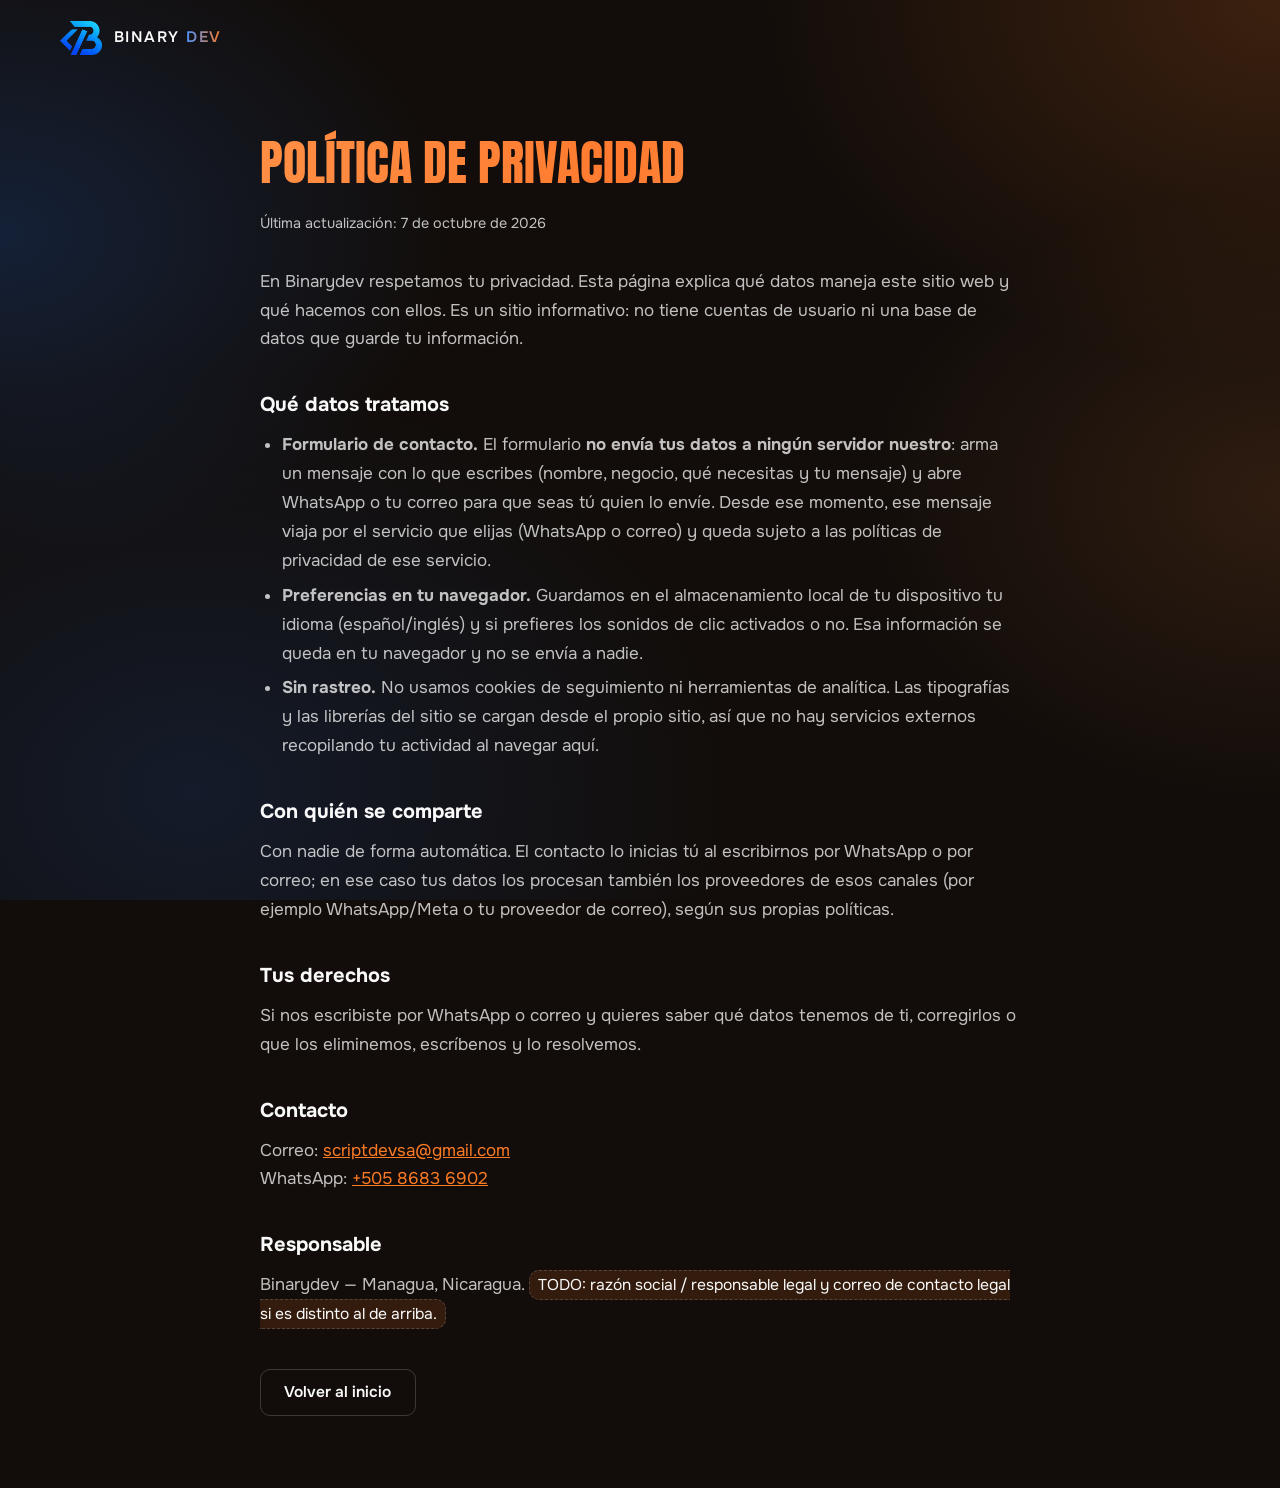
<file: privacidad.html>
<!DOCTYPE html>
<html lang="es">
<head>
  <meta charset="UTF-8">
  <meta name="viewport" content="width=device-width, initial-scale=1">
  <meta http-equiv="Content-Security-Policy" content="default-src 'self'; script-src 'self'; style-src 'self' 'unsafe-inline'; img-src 'self' data:; font-src 'self'; connect-src 'self'; object-src 'none'; base-uri 'self'; form-action 'self' https://wa.me mailto:; upgrade-insecure-requests">
  <meta name="referrer" content="strict-origin-when-cross-origin">
  <title>Política de privacidad · Binarydev</title>
  <meta name="description" content="Cómo trata Binarydev los datos de quienes visitan y contactan a través de este sitio.">
  <meta name="theme-color" content="#120d0a">
  <link rel="canonical" href="https://d-byte-56.github.io/binarydev/privacidad.html">
  <link rel="icon" href="favicon.ico" sizes="48x48">
  <link rel="icon" type="image/png" sizes="32x32" href="img/favicon-32.png">
  <link rel="preload" href="fonts/anton-latin-400-normal.woff2" as="font" type="font/woff2" crossorigin>
  <link rel="preload" href="fonts/onest-latin-wght-normal.woff2" as="font" type="font/woff2" crossorigin>
  <link rel="stylesheet" href="css/estilos.css">
</head>
<body>
  <header class="cabecera" id="cabecera">
    <div class="cabecera__in">
      <a href="index.html" class="marca" aria-label="Binarydev, ir al inicio">
        <img class="marca__img" src="img/logo-mark.png" alt="" width="40" height="33" decoding="async">
        <span class="marca__texto" aria-hidden="true">BINARY<span>DEV</span></span>
      </a>
    </div>
  </header>

  <main class="legal">
    <div class="contenedor legal__doc">
      <h1>Política de privacidad</h1>
      <p class="legal__fecha">Última actualización: 7 de octubre de 2026</p>

      <p>En Binarydev respetamos tu privacidad. Esta página explica qué datos maneja
      este sitio web y qué hacemos con ellos. Es un sitio informativo: no tiene cuentas
      de usuario ni una base de datos que guarde tu información.</p>

      <h2>Qué datos tratamos</h2>
      <ul>
        <li><strong>Formulario de contacto.</strong> El formulario <strong>no envía tus datos a
        ningún servidor nuestro</strong>: arma un mensaje con lo que escribes (nombre, negocio,
        qué necesitas y tu mensaje) y abre WhatsApp o tu correo para que seas tú quien lo envíe.
        Desde ese momento, ese mensaje viaja por el servicio que elijas (WhatsApp o correo) y
        queda sujeto a las políticas de privacidad de ese servicio.</li>
        <li><strong>Preferencias en tu navegador.</strong> Guardamos en el almacenamiento local de
        tu dispositivo tu idioma (español/inglés) y si prefieres los sonidos de clic activados o
        no. Esa información se queda en tu navegador y no se envía a nadie.</li>
        <li><strong>Sin rastreo.</strong> No usamos cookies de seguimiento ni herramientas de
        analítica. Las tipografías y las librerías del sitio se cargan desde el propio sitio, así
        que no hay servicios externos recopilando tu actividad al navegar aquí.</li>
      </ul>

      <h2>Con quién se comparte</h2>
      <p>Con nadie de forma automática. El contacto lo inicias tú al escribirnos por WhatsApp o
      por correo; en ese caso tus datos los procesan también los proveedores de esos canales
      (por ejemplo WhatsApp/Meta o tu proveedor de correo), según sus propias políticas.</p>

      <h2>Tus derechos</h2>
      <p>Si nos escribiste por WhatsApp o correo y quieres saber qué datos tenemos de ti,
      corregirlos o que los eliminemos, escríbenos y lo resolvemos.</p>

      <h2>Contacto</h2>
      <p>
        Correo: <a href="mailto:scriptdevsa@gmail.com">scriptdevsa@gmail.com</a><br>
        WhatsApp: <a href="https://wa.me/50586836902" target="_blank" rel="noopener">+505 8683 6902</a>
      </p>

      <h2>Responsable</h2>
      <p>Binarydev — Managua, Nicaragua.
      <span class="legal__todo">TODO: razón social / responsable legal y correo de contacto legal
      si es distinto al de arriba.</span></p>

      <p class="legal__volver"><a href="index.html" class="btn btn--secundario">Volver al inicio</a></p>
    </div>
  </main>
</body>
</html>
</file>
<file: css/estilos.css>
/* ==========================================================================
   Binarydev · estilos
   Índice: 1 Fuentes · 2 Tokens (claro/oscuro) · 3 Base · 4 Utilidades ·
   5 Cabecera · 6 Portada · 7 Nosotros · 8 Servicios · 9 Proceso ·
   10 Proyectos · 11 Contacto · 12 Pie · 13 WhatsApp · 13b Aparición al scroll ·
   14 Responsive · 15 Movimiento
   ========================================================================== */

/* ===== 1. Fuentes (alojadas en /fonts) ===== */
/* Display condensada y muy gruesa: para los títulos grandes (estilo cartel). */
@font-face {
  font-family: 'Anton';
  src: url('../fonts/anton-latin-400-normal.woff2') format('woff2');
  font-weight: 400;
  font-display: swap;
}
/* Sans legible: para subtítulos, wordmark y todo el texto normal. */
@font-face {
  font-family: 'Onest';
  src: url('../fonts/onest-latin-wght-normal.woff2') format('woff2');
  font-weight: 100 900;
  font-display: swap;
}
@font-face {
  font-family: 'JetBrains Mono';
  src: url('../fonts/jetbrains-mono-latin-wght-normal.woff2') format('woff2');
  font-weight: 100 800;
  font-display: swap;
}

/* ===== 2. Tokens ===== */
:root {
  color-scheme: dark;

  /* Tema único (OSCURO, cálido): grafito carbón + mucho naranja y azul del logo.
     Todo el color del sitio sale de aquí; no hay colores "hardcodeados" fuera. */
  --bg: #120d0a;                               /* grafito casi negro cálido */
  --bg-2: #1b130d;                             /* grafito un poco más claro: secciones alternas */
  --surface: rgba(38, 28, 20, 0.55);           /* vidrio oscuro: se usa con backdrop-filter */
  --surface-fuerte: rgba(26, 19, 13, 0.96);    /* vidrio casi opaco: paneles sobre contenido */
  --surface-solida: #1d1711;                   /* cuando hace falta opacidad total */
  --ink: #FAFAFA;                              /* texto, blanco */
  --muted: rgba(255, 255, 255, 0.74);          /* texto secundario, blanco atenuado */
  --line: rgba(255, 255, 255, 0.10);
  --line-strong: rgba(255, 255, 255, 0.18);
  --brand: #fb7a24;                            /* naranja ámbar (más vivo sobre oscuro): acento principal */
  --brand-hover: #ff9245;
  --brand-deep: #ff8a3d;                       /* naranja brillante: realces sobre oscuro */
  --brand-2: #4b93ff;                          /* azul del logo (más claro sobre oscuro): color de apoyo */
  --accent-blue: #4b93ff;
  --accent-orange-hi: #ffa559;                 /* naranja brillante: gradientes y brillos */
  --celeste: #5aa2ff;                          /* líneas divisorias iluminadas (azul del logo) */
  --celeste-dim: rgba(90, 162, 255, 0.55);
  --celeste-glow: rgba(90, 162, 255, 0.7);
  --on-brand: #1a1109;                         /* texto oscuro sobre naranja sólido (cumple AA) */
  --brand-tinte: rgba(251, 122, 36, 0.14);
  --header-bg: rgba(18, 13, 10, 0.72);
  --sombra: 0 22px 46px -20px rgba(0, 0, 0, 0.8);
  --glow: 0 20px 50px -16px rgba(251, 122, 36, 0.55);
  --error: #ff7b7b;

  /* Gradiente de marca (naranja → naranja brillante → azul del logo).
     Se usa en botón principal, íconos, menú y barra de scroll. */
  --brand-gradient: linear-gradient(120deg, #fb7a24 0%, #ffa559 46%, #4b93ff 118%);
  --grad-brand: var(--brand-gradient);
  /* Gradiente para texto grande: naranjas brillantes (alto contraste sobre oscuro). */
  --text-gradient: linear-gradient(100deg, #ff8f45, #ff7a2e 48%, #ffb673);

  /* Mesh del hero (oscuro): foco naranja fuerte + foco azul + base grafito */
  --hero-mesh:
    radial-gradient(55% 45% at 12% 10%, rgba(251, 122, 36, 0.40), transparent 60%),
    radial-gradient(45% 40% at 88% 18%, rgba(30, 111, 235, 0.34), transparent 60%),
    radial-gradient(60% 50% at 55% 105%, rgba(255, 138, 61, 0.22), transparent 60%),
    linear-gradient(180deg, #120d0a 0%, #1a1207 100%);
  --blob-1: rgba(251, 122, 36, 0.5);
  --blob-2: rgba(30, 111, 235, 0.42);

  /* Mesh que recorre toda la página (fijo al hacer scroll): da color y vida
     más allá del hero. --alt-veil es el velo de las secciones alternas. */
  --page-mesh:
    radial-gradient(900px 650px at 100% 0%, rgba(251, 122, 36, 0.18), transparent 58%),
    radial-gradient(820px 600px at 0% 26%, rgba(30, 111, 235, 0.20), transparent 55%),
    radial-gradient(760px 560px at 100% 55%, rgba(255, 138, 61, 0.12), transparent 55%),
    radial-gradient(900px 700px at 15% 88%, rgba(30, 111, 235, 0.14), transparent 60%);
  /* Velo de secciones alternas: grafito oscuro translúcido sobre el mesh */
  --alt-veil: rgba(10, 7, 4, 0.5);

  --f-display: 'Anton', 'Arial Narrow', 'Segoe UI', system-ui, sans-serif;
  --f-titulo: 'Onest', 'Segoe UI', system-ui, sans-serif;
  --f-cuerpo: 'Onest', 'Segoe UI', system-ui, -apple-system, sans-serif;
  --f-codigo: 'JetBrains Mono', ui-monospace, Consolas, monospace;

  --cab-alto: 76px;
  --ancho: 1160px;
  --gutter: clamp(20px, 4vw, 40px);
}

/* ===== 3. Base ===== */
*,
*::before,
*::after {
  box-sizing: border-box;
}

* {
  margin: 0;
}

html {
  -webkit-text-size-adjust: 100%;
  text-size-adjust: 100%;
}

@media (prefers-reduced-motion: no-preference) {
  html {
    scroll-behavior: smooth;
  }
}

body {
  font-family: var(--f-cuerpo);
  font-size: 1.0625rem;
  line-height: 1.65;
  color: var(--ink);
  /* Fondo: color base + mesh de color que recorre toda la página, fijo al scroll.
     Las secciones normales lo dejan ver entero; las alternas ponen un velo encima. */
  background-color: var(--bg);
  background-image: var(--page-mesh);
  background-attachment: fixed;
  background-repeat: no-repeat;
  -webkit-font-smoothing: antialiased;
  overflow-x: hidden;
}

img,
svg {
  display: block;
  max-width: 100%;
}

ul,
ol {
  padding: 0;
  list-style: none;
}

a {
  color: inherit;
  text-decoration: none;
}

button,
input,
select,
textarea {
  font: inherit;
  color: inherit;
}

button {
  cursor: pointer;
}

::selection {
  background: var(--brand);
  color: var(--on-brand);
}

:focus-visible {
  outline: 2px solid var(--brand);
  outline-offset: 3px;
  border-radius: 6px;
}

/* Iconos: los de línea heredan color; los rellenos llevan .i--relleno */
.i {
  fill: none;
  stroke: currentColor;
  stroke-width: 1.8;
  stroke-linecap: round;
  stroke-linejoin: round;
  flex: none;
}

.i--relleno {
  fill: currentColor;
  stroke: none;
}

/* ===== 4. Utilidades ===== */
.contenedor {
  width: 100%;
  max-width: calc(var(--ancho) + var(--gutter) * 2);
  margin-inline: auto;
  padding-inline: var(--gutter);
}

/* Variante más angosta para bloques de lectura (FAQ) */
.contenedor--angosto {
  max-width: calc(760px + var(--gutter) * 2);
}

.salto {
  position: fixed;
  top: 8px;
  left: 8px;
  z-index: 200;
  padding: 10px 16px;
  border-radius: 8px;
  background: var(--brand);
  color: var(--on-brand);
  font-weight: 600;
  transform: translateY(-160%);
}

.salto:focus-visible {
  transform: none;
}

/* Esquina cortada arriba a la izquierda: repite el corte del logo.
   El borde diagonal se dibuja con ::before para que no se pierda con clip-path. */
.corte {
  --c: 22px;
  --corte-linea: var(--line);
  position: relative;
  border: 1px solid var(--line);
  clip-path: polygon(var(--c) 0, 100% 0, 100% 100%, 0 100%, 0 var(--c));
}

.corte::before {
  content: '';
  position: absolute;
  top: -1px;
  left: -1px;
  width: var(--c);
  height: var(--c);
  background: linear-gradient(
    135deg,
    transparent calc(50% - 1px),
    var(--corte-linea) calc(50% - 1px),
    var(--corte-linea) calc(50% + 1px),
    transparent calc(50% + 1px)
  );
  pointer-events: none;
  z-index: 3;
}

/* Botones */
.btn {
  display: inline-flex;
  align-items: center;
  justify-content: center;
  gap: 0.6em;
  padding: 0.85em 1.5em;
  border: 1px solid transparent;
  border-radius: 10px;
  font-weight: 600;
  font-size: 0.97rem;
  line-height: 1.2;
  text-align: center;
  transition: background-color 0.2s ease, border-color 0.2s ease, color 0.2s ease, transform 0.2s ease;
}

.btn:hover {
  transform: translateY(-1px);
}

.btn:active {
  transform: scale(0.97);
}

.btn--primario {
  position: relative;
  overflow: hidden;
  isolation: isolate;
  background: var(--brand-gradient);
  color: var(--on-brand);
}

/* El texto y el ícono van sobre el brillo */
.btn--primario > * {
  position: relative;
  z-index: 1;
}

/* Brillo que cruza el botón al pasar el mouse */
.btn--primario::before {
  content: '';
  position: absolute;
  inset: 0;
  z-index: 0;
  background: linear-gradient(120deg, transparent 30%, rgba(255, 255, 255, 0.4) 50%, transparent 70%);
  transform: translateX(-130%);
  transition: transform 0.6s ease;
}

.btn--primario:hover::before {
  transform: translateX(130%);
}

.btn--secundario {
  border-color: var(--line-strong);
  background: transparent;
  color: var(--ink);
}

.btn--secundario:hover {
  border-color: var(--brand);
  color: var(--brand);
}

.btn--bloque {
  width: 100%;
}

/* CTA compacto de la cabecera: alto 40px para alinear con idioma/sonido */
.btn--cotizar {
  height: 40px;
  padding: 0 16px;
  font-size: 0.86rem;
}

.botones {
  display: flex;
  flex-wrap: wrap;
  gap: 14px;
}

.centro {
  display: flex;
  justify-content: center;
  margin-top: 48px;
}

/* Secciones */
.seccion {
  padding-block: clamp(72px, 10vw, 128px);
  scroll-margin-top: 56px;
}

/* Sección alterna: un velo semitransparente sobre el mesh de la página.
   Así se distingue de las normales (banda más calmada) sin tapar el color. */
.seccion--alt {
  background: var(--alt-veil);
  border-block: 1px solid var(--celeste-dim);
}

.titulo {
  font-family: var(--f-display);
  font-weight: 400; /* Anton es una sola variante, muy gruesa */
  font-size: clamp(1.9rem, 1.1rem + 2.8vw, 3rem);
  line-height: 1.05;
  letter-spacing: 0.01em;
  text-transform: uppercase;
  text-wrap: balance;
  /* Título de sección con gradiente de marca (respaldo: color sólido) */
  color: var(--brand-deep);
  background: var(--text-gradient);
  -webkit-background-clip: text;
  background-clip: text;
  -webkit-text-fill-color: transparent;
}

.encabezado {
  display: grid;
  grid-template-columns: minmax(0, 1.1fr) minmax(0, 1fr);
  gap: 16px clamp(24px, 6vw, 80px);
  align-items: end;
  margin-bottom: clamp(36px, 5vw, 56px);
}

.encabezado__texto {
  color: var(--muted);
  text-wrap: pretty;
}

/* Puntos tipo ventana */
.puntos {
  display: inline-flex;
  gap: 6px;
}

.puntos i {
  width: 10px;
  height: 10px;
  border-radius: 50%;
  background: #f0a869;
}

.puntos i:nth-child(2) {
  background: #ecc958;
}

.puntos i:nth-child(3) {
  background: #86c88a;
}

/* ===== 5. Cabecera ===== */
.progreso {
  position: fixed;
  top: 0;
  left: 0;
  z-index: 120;
  width: 100%;
  height: 3px;
  background: var(--brand-gradient);
  transform: scaleX(0);
  transform-origin: 0 50%;
  pointer-events: none;
}

.cabecera {
  position: fixed;
  top: 0;
  left: 0;
  right: 0;
  z-index: 100;
  border-bottom: 1px solid transparent;
  transition: background-color 0.3s ease, border-color 0.3s ease, box-shadow 0.3s ease;
}

.cabecera__in {
  display: flex;
  align-items: center;
  justify-content: space-between;
  gap: 20px;
  height: var(--cab-alto);
  width: 100%;
  max-width: calc(var(--ancho) + var(--gutter) * 2);
  margin-inline: auto;
  padding-inline: var(--gutter);
  transition: height 0.3s ease;
}

.cabecera.es-scroll,
.cabecera.abierto {
  background: var(--header-bg);
  border-bottom-color: var(--line);
  -webkit-backdrop-filter: blur(14px) saturate(1.4);
  backdrop-filter: blur(14px) saturate(1.4);
}

.cabecera.es-scroll {
  box-shadow: 0 10px 30px -18px rgba(5, 12, 40, 0.5);
}

.cabecera.es-scroll .cabecera__in {
  height: 62px;
}

/* Marca: isotipo (tu PNG) + nombre en texto, que se adapta a claro/oscuro */
.marca {
  display: inline-flex;
  align-items: center;
  gap: 12px;
  flex: none;
}

.marca__img {
  height: 34px;
  width: auto;
}

.marca__texto {
  display: inline-flex;
  gap: 0.42em;
  font-family: var(--f-titulo);
  font-weight: 600;
  font-size: 0.95rem;
  letter-spacing: 0.1em;
  color: var(--ink);
}

.marca__texto span {
  background: linear-gradient(90deg, var(--brand-2), var(--brand));
  -webkit-background-clip: text;
  background-clip: text;
  -webkit-text-fill-color: transparent;
  color: var(--brand);
}

.menu {
  display: flex;
  align-items: center;
  gap: 2px;
}

.menu a {
  position: relative;
  padding: 9px 14px;
  border-radius: 8px;
  color: var(--muted);
  font-size: 0.93rem;
  font-weight: 500;
  transition: color 0.2s ease;
}

.menu a::after {
  content: '';
  position: absolute;
  left: 14px;
  right: 14px;
  bottom: 3px;
  height: 2px;
  border-radius: 2px;
  background: var(--brand-gradient);
  transform: scaleX(0);
  transform-origin: 0 50%;
  transition: transform 0.25s ease;
}

.menu a:hover {
  color: var(--ink);
}

.menu a[aria-current='true'] {
  color: var(--ink);
}

.menu a[aria-current='true']::after {
  transform: scaleX(1);
}

.acciones {
  display: flex;
  align-items: center;
  gap: 8px;
}

.idioma {
  display: inline-flex;
  overflow: hidden;
  height: 40px;
  border: 1px solid var(--line-strong);
  border-radius: 10px;
}

.idioma__btn {
  padding: 0 12px;
  border: 0;
  background: transparent;
  color: var(--muted);
  font-size: 0.76rem;
  font-weight: 700;
  letter-spacing: 0.08em;
  transition: background-color 0.2s ease, color 0.2s ease;
}

.idioma__btn + .idioma__btn {
  border-left: 1px solid var(--line-strong);
}

.idioma__btn[aria-pressed='true'] {
  background: var(--ink);
  color: var(--bg);
}

.btn-icono,
.hamburguesa {
  display: inline-grid;
  place-items: center;
  width: 40px;
  height: 40px;
  border: 1px solid var(--line-strong);
  border-radius: 10px;
  background: transparent;
  color: var(--muted);
  transition: color 0.2s ease, border-color 0.2s ease;
}

.btn-icono:hover,
.hamburguesa:hover {
  color: var(--brand);
  border-color: var(--brand);
}

/* El botón de sonido alterna sus iconos según el estado (aria-pressed) */
.btn-icono .icono-mudo,
.btn-icono[aria-pressed='true'] .icono-mudo {
  display: none;
}

.btn-icono[aria-pressed='false'] .icono-mudo {
  display: block;
}

.btn-icono[aria-pressed='false'] .icono-volumen {
  display: none;
}

.hamburguesa {
  display: none;
  flex-direction: column;
  align-items: center;
  justify-content: center;
  gap: 4px;
  color: var(--ink);
}

.hamburguesa span {
  display: block;
  width: 18px;
  height: 2px;
  border-radius: 2px;
  background: currentColor;
  transition: transform 0.3s ease, opacity 0.2s ease;
}

.cabecera.abierto .hamburguesa span:nth-child(1) {
  transform: translateY(6px) rotate(45deg);
}

.cabecera.abierto .hamburguesa span:nth-child(2) {
  opacity: 0;
}

.cabecera.abierto .hamburguesa span:nth-child(3) {
  transform: translateY(-6px) rotate(-45deg);
}

/* ===== 7. Nosotros ===== */
.nosotros {
  display: grid;
  grid-template-columns: minmax(0, 1.1fr) minmax(0, 1fr);
  gap: clamp(32px, 7vw, 96px);
  align-items: start;
}

.nosotros__texto p {
  max-width: 34rem;
  margin-top: 20px;
  color: var(--muted);
  text-wrap: pretty;
}

.nosotros__texto .titulo {
  margin-bottom: 8px;
}

.nosotros__texto p strong {
  color: var(--ink);
  font-weight: 600;
}

.firma {
  font-family: var(--f-titulo);
  font-size: 0.9rem;
  color: var(--ink) !important;
  margin-top: 28px !important;
}

.principios {
  position: relative;
}

/* Línea vertical celeste iluminada a la izquierda de los principios */
.principios::before {
  content: '';
  position: absolute;
  top: 0;
  bottom: 0;
  left: 0;
  width: 2px;
  border-radius: 2px;
  background-image:
    linear-gradient(180deg, transparent, var(--celeste), transparent),
    linear-gradient(180deg, transparent, var(--celeste-dim), transparent);
  background-size: 100% 38%, 100% 100%;
  background-repeat: no-repeat;
  background-position: 0 -60%, 0 0;
  box-shadow: 0 0 8px var(--celeste-glow);
  animation: recorrer-y 4.5s linear infinite;
}

.principio {
  padding: 4px 0 28px 28px;
}

.principio + .principio {
  padding-top: 28px;
  border-top: 1px solid var(--celeste-dim);
}

.principio:last-child {
  padding-bottom: 4px;
}

.principio dt {
  font-family: var(--f-titulo);
  font-weight: 500;
  font-size: 1.02rem;
  letter-spacing: -0.01em;
  margin-bottom: 8px;
}

.principio dd {
  margin: 0;
  color: var(--muted);
  text-wrap: pretty;
}

/* ===== 8. Servicios ===== */
.servicios {
  display: grid;
  grid-template-columns: repeat(3, minmax(0, 1fr));
  gap: 20px;
}

.servicio {
  padding: 30px 28px 32px;
  background: var(--surface);
  -webkit-backdrop-filter: blur(12px);
  backdrop-filter: blur(12px);
  transition: transform 0.3s ease, filter 0.3s ease, border-color 0.3s ease;
}

.servicio__icono {
  display: grid;
  place-items: center;
  width: 52px;
  height: 52px;
  margin-bottom: 20px;
  border-radius: 12px;
  background: var(--brand-gradient);
  color: #fff;
  box-shadow: 0 10px 22px -10px var(--brand);
  transition: transform 0.3s ease;
}

@media (hover: hover) {
  .servicio:hover {
    --corte-linea: var(--brand);
    border-color: var(--brand);
    transform: translateY(-6px);
    filter: drop-shadow(var(--glow));
  }

  .servicio:hover .servicio__icono {
    transform: rotate(-6deg) scale(1.06);
  }
}

.servicio h3 {
  font-family: var(--f-titulo);
  font-weight: 500;
  font-size: 1.05rem;
  line-height: 1.3;
  letter-spacing: -0.01em;
  margin-bottom: 10px;
}

.servicio p {
  color: var(--muted);
  font-size: 0.98rem;
  text-wrap: pretty;
}

.servicio--destacado {
  grid-column: span 2;
  display: grid;
  grid-template-columns: auto minmax(0, 1fr);
  gap: 0 26px;
}

.servicio--destacado .servicio__icono {
  margin-bottom: 0;
}

.lista-check {
  display: grid;
  gap: 8px;
  margin-top: 20px;
  font-size: 0.95rem;
}

.lista-check li {
  display: flex;
  align-items: center;
  gap: 10px;
}

.lista-check .i {
  color: var(--brand);
  stroke-width: 2.4;
  flex: none;
}

/* ===== 8b. Paquetes ===== */
.paquetes {
  display: grid;
  grid-template-columns: repeat(3, minmax(0, 1fr));
  gap: 20px;
  align-items: stretch;
}

.paquete {
  --c: 22px;
  display: flex;
  flex-direction: column;
  height: 100%;
  padding: 32px 28px;
  background: var(--surface);
  -webkit-backdrop-filter: blur(12px);
  backdrop-filter: blur(12px);
  transition: transform 0.3s ease, filter 0.3s ease, border-color 0.3s ease;
}

@media (hover: hover) {
  .paquete:hover {
    --corte-linea: var(--brand);
    border-color: var(--brand);
    transform: translateY(-6px);
    filter: drop-shadow(var(--glow));
  }
}

/* La tarjeta del medio se resalta con el color de marca */
.paquete--destacado {
  --corte-linea: var(--brand);
  border-color: var(--brand);
  box-shadow: var(--sombra);
}

.paquete__popular {
  position: absolute;
  top: 16px;
  right: 18px;
  z-index: 4;
  padding: 4px 11px;
  border-radius: 999px;
  background: var(--brand-gradient);
  color: var(--on-brand);
  font-size: 0.72rem;
  font-weight: 700;
  letter-spacing: 0.02em;
}

.paquete__nombre {
  font-family: var(--f-titulo);
  font-weight: 500;
  font-size: 1.18rem;
  line-height: 1.25;
  letter-spacing: -0.01em;
  margin-bottom: 8px;
}

.paquete__desc {
  color: var(--muted);
  font-size: 0.95rem;
  text-wrap: pretty;
}

.paquete__precio {
  margin-top: 16px;
  padding-bottom: 18px;
  border-bottom: 1px solid var(--celeste-dim);
  color: var(--ink);
  font-family: var(--f-titulo);
  font-weight: 500;
  font-size: 1.02rem;
}

.paquete .lista-check {
  margin-top: 18px;
  margin-bottom: 26px;
}

.paquete .btn {
  margin-top: auto;
}

.paquetes__nota {
  max-width: 44rem;
  margin: 28px auto 0;
  color: var(--muted);
  font-size: 0.95rem;
  text-align: center;
  text-wrap: pretty;
}

/* ===== 8c. Recuadros: flotación + luz que recorre el borde =====
   El ángulo --ang se anima con @property (navegadores modernos); sin soporte,
   la luz queda estática. Todo dentro de "sin reducir movimiento". */
@property --ang {
  syntax: '<angle>';
  initial-value: 0turn;
  inherits: false;
}

@keyframes flotar-tarjeta {
  0%, 100% { translate: 0 0; }
  50% { translate: 0 -9px; }
}

@keyframes girar-borde {
  to { --ang: 1turn; }
}

@media (prefers-reduced-motion: no-preference) {
  /* Flotación suave; se usa la propiedad `translate` para no chocar con el
     `transform` del hover (así ambos se combinan). Delays negativos = desfase. */
  .servicio,
  .paquete {
    animation: flotar-tarjeta 6s ease-in-out infinite;
  }

  .servicio:nth-child(even) { animation-delay: -3s; }
  .servicio:nth-child(3n) { animation-delay: -4.5s; }
  .paquete:nth-child(2) { animation-delay: -2s; }
  .paquete:nth-child(3) { animation-delay: -4s; }

  /* Luz celeste que recorre el borde (anillo con conic-gradient + máscara) */
  .servicio::after,
  .paquete::after {
    content: '';
    position: absolute;
    inset: 0;
    z-index: 3;
    padding: 1.6px;
    background: conic-gradient(from var(--ang),
      transparent 0turn, var(--celeste) 0.08turn, var(--celeste-glow) 0.11turn, transparent 0.24turn, transparent 1turn);
    -webkit-mask: linear-gradient(#fff 0 0) content-box, linear-gradient(#fff 0 0);
    -webkit-mask-composite: xor;
    mask: linear-gradient(#fff 0 0) content-box, linear-gradient(#fff 0 0);
    mask-composite: exclude;
    pointer-events: none;
    animation: girar-borde 5s linear infinite;
  }

  .paquete:nth-child(2)::after { animation-duration: 4s; }
  .paquete:nth-child(3)::after { animation-duration: 6s; }
}

/* En móvil, sin flotación ni luz de borde (rendimiento) */
@media (max-width: 640px) {
  .servicio,
  .paquete {
    animation: none;
    translate: none;
  }

  .servicio::after,
  .paquete::after {
    display: none;
  }
}

/* ===== 9. Proceso ===== */
.pasos {
  display: grid;
  grid-template-columns: repeat(4, minmax(0, 1fr));
  gap: 32px;
}

.paso {
  position: relative;
  padding-top: 36px;
}

/* Línea divisoria celeste con un brillo que la recorre (izq→der).
   Dos capas: base celeste tenue (visible siempre) + destello que se desplaza. */
.paso::before {
  content: '';
  position: absolute;
  top: 0;
  left: 0;
  right: 0;
  height: 2px;
  border-radius: 2px;
  background-image:
    linear-gradient(90deg, transparent, var(--celeste), transparent),
    linear-gradient(90deg, transparent, var(--celeste-dim), transparent);
  background-size: 42% 100%, 100% 100%;
  background-repeat: no-repeat;
  background-position: -60% 0, 0 0;
  box-shadow: 0 0 8px var(--celeste-glow);
  animation: recorrer-x 3.2s linear infinite;
}

.paso:nth-child(2)::before { animation-delay: 0.4s; }
.paso:nth-child(3)::before { animation-delay: 0.8s; }
.paso:nth-child(4)::before { animation-delay: 1.2s; }

@keyframes recorrer-x {
  0% { background-position: -60% 0, 0 0; }
  60%, 100% { background-position: 160% 0, 0 0; }
}

@keyframes recorrer-y {
  0% { background-position: 0 -60%, 0 0; }
  60%, 100% { background-position: 0 160%, 0 0; }
}

.paso__num {
  position: absolute;
  top: -19px;
  left: 0;
  display: grid;
  place-items: center;
  width: 38px;
  height: 38px;
  border-radius: 10px;
  background: var(--grad-brand);
  color: var(--on-brand);
  font-family: var(--f-titulo);
  font-weight: 600;
  font-size: 0.95rem;
  box-shadow: 0 8px 18px -8px var(--brand);
}

.paso h3 {
  font-family: var(--f-titulo);
  font-weight: 500;
  font-size: 1.02rem;
  line-height: 1.3;
  letter-spacing: -0.01em;
  margin-bottom: 10px;
}

.paso p {
  color: var(--muted);
  font-size: 0.98rem;
  text-wrap: pretty;
}

/* ===== 10. Proyectos ===== */
.proyectos {
  display: grid;
  grid-template-columns: repeat(2, minmax(0, 1fr));
  gap: 28px;
}

/* Si el número de proyectos es impar, la última queda sola: la centramos
   con el mismo ancho que las demás (solo con la grilla de 2 columnas) */
@media (min-width: 721px) {
  .proyecto:last-child:nth-child(odd) {
    grid-column: 1 / -1;
    max-width: calc(50% - 14px);
    margin-inline: auto;
  }
}

/* La tarjeta externa da la perspectiva y la sombra (drop-shadow no se recorta con clip-path) */
.proyecto {
  --i: 0;
  perspective: 1100px;
  transition: filter 0.35s ease;
}

.proyecto:hover,
.proyecto:focus-within {
  filter: drop-shadow(0 22px 30px rgba(10, 19, 48, 0.2));
}

/* Entrada escalonada (la clase .animar la pone app.js) */
.proyectos.animar .proyecto {
  opacity: 0;
  transform: translateY(28px);
  transition: opacity 0.7s ease, transform 0.7s cubic-bezier(0.2, 0.7, 0.2, 1), filter 0.35s ease;
  transition-delay: calc(var(--i) * 110ms), calc(var(--i) * 110ms), 0s;
}

.proyectos.animar .proyecto.visible {
  opacity: 1;
  transform: none;
}

.proyecto__enlace {
  --rx: 0deg;
  --ry: 0deg;
  --mx: 50%;
  --my: 0%;
  display: flex;
  flex-direction: column;
  height: 100%;
  background: var(--surface);
  -webkit-backdrop-filter: blur(12px);
  backdrop-filter: blur(12px);
  transform: rotateX(var(--rx)) rotateY(var(--ry));
  transition: transform 0.25s ease-out, border-color 0.3s ease;
  will-change: transform;
}

.proyecto:hover .proyecto__enlace,
.proyecto__enlace:focus-visible {
  --corte-linea: var(--brand);
  border-color: var(--brand);
}

.proyecto__enlace:focus-visible {
  outline-offset: 4px;
}

/* Ventana de navegador con la captura del sitio */
.captura {
  position: relative;
  display: flex;
  flex-direction: column;
}

/* Línea celeste iluminada entre la captura y el texto (recorrido escalonado por tarjeta) */
.captura::after {
  content: '';
  position: absolute;
  left: 0;
  right: 0;
  bottom: 0;
  z-index: 2;
  height: 2px;
  background-image:
    linear-gradient(90deg, transparent, var(--celeste), transparent),
    linear-gradient(90deg, transparent, var(--celeste-dim), transparent);
  background-size: 42% 100%, 100% 100%;
  background-repeat: no-repeat;
  background-position: -60% 0, 0 0;
  box-shadow: 0 0 8px var(--celeste-glow);
  animation: recorrer-x 3.4s linear infinite;
  animation-delay: calc(var(--i, 0) * 0.35s);
}

.captura__barra {
  display: flex;
  align-items: center;
  gap: 12px;
  height: 34px;
  padding: 0 14px 0 34px;
  background: var(--bg-2);
  border-bottom: 1px solid var(--line);
  color: var(--muted);
}

.captura__url {
  flex: 1;
  min-width: 0;
  padding: 2px 10px;
  border-radius: 6px;
  background: var(--surface);
  font-family: var(--f-codigo);
  font-size: 0.72rem;
  white-space: nowrap;
  overflow: hidden;
  text-overflow: ellipsis;
}

.captura__pantalla {
  position: relative;
  aspect-ratio: 16 / 10;
  overflow: hidden;
  background: var(--bg-2);
}

/* Esqueleto animado mientras llega la captura */
.captura__pantalla::before {
  content: '';
  position: absolute;
  inset: 0;
  background: linear-gradient(100deg, transparent 20%, var(--brand-tinte) 50%, transparent 80%) var(--bg-2);
  background-size: 220% 100%;
  animation: brillo-carga 1.4s linear infinite;
}

.captura__pantalla.cargada::before,
.captura__pantalla.sin-captura::before {
  display: none;
}

/* La captura es una página larga: al pasar el mouse se desplaza hasta abajo */
.captura__img {
  position: absolute;
  inset: 0;
  width: 100%;
  height: 100%;
  object-fit: cover;
  object-position: 50% 0%;
  opacity: 0;
  transform: scale(1.02);
  transition: opacity 0.5s ease, transform 0.6s ease, object-position 1.2s cubic-bezier(0.45, 0, 0.3, 1);
}

.cargada .captura__img {
  opacity: 1;
  transform: none;
}

.proyecto:hover .captura__img,
.proyecto__enlace:focus-visible .captura__img {
  object-position: 50% 100%;
  transition: opacity 0.5s ease, transform 0.6s ease, object-position 6s cubic-bezier(0.45, 0, 0.3, 1);
}

/* Respaldo si la captura no carga: nombre del proyecto sobre su color */
.captura__respaldo {
  position: absolute;
  inset: 0;
  display: none;
  place-items: center;
  padding: 20px;
  background: radial-gradient(circle at 30% 20%, rgba(255, 255, 255, 0.18), transparent 60%), var(--acc, var(--brand));
  color: #fff;
  font-family: var(--f-titulo);
  font-size: clamp(1.1rem, 2.4vw, 1.6rem);
  text-align: center;
}

.sin-captura .captura__respaldo {
  display: grid;
}

/* Reflejo de luz que sigue al cursor */
.captura__brillo {
  position: absolute;
  inset: 0;
  background: radial-gradient(circle at var(--mx) var(--my), rgba(255, 255, 255, 0.28), transparent 45%);
  opacity: 0;
  transition: opacity 0.3s ease;
  pointer-events: none;
}

.proyecto:hover .captura__brillo {
  opacity: 1;
}

/* Botón "Visitar sitio" que aparece al pasar el mouse */
.captura__cta {
  position: absolute;
  right: 16px;
  bottom: 16px;
  display: inline-flex;
  align-items: center;
  gap: 8px;
  padding: 9px 16px;
  border-radius: 999px;
  background: var(--brand);
  color: var(--on-brand);
  font-size: 0.88rem;
  font-weight: 600;
  box-shadow: 0 10px 24px -10px rgba(10, 19, 48, 0.6);
  opacity: 0;
  transform: translateY(12px) scale(0.96);
  transition: opacity 0.3s ease, transform 0.35s cubic-bezier(0.2, 0.7, 0.2, 1);
}

.proyecto:hover .captura__cta,
.proyecto__enlace:focus-visible .captura__cta {
  opacity: 1;
  transform: none;
}

.proyecto h3 {
  display: flex;
  align-items: center;
  justify-content: space-between;
  gap: 12px;
}

.proyecto__flecha {
  color: var(--muted);
  transition: transform 0.3s ease, color 0.3s ease;
}

.proyecto:hover .proyecto__flecha {
  color: var(--brand);
  transform: translate(3px, -3px);
}

.solo-lector {
  position: absolute;
  width: 1px;
  height: 1px;
  margin: -1px;
  padding: 0;
  overflow: hidden;
  clip: rect(0 0 0 0);
  white-space: nowrap;
  border: 0;
}

@keyframes brillo-carga {
  from { background-position: 120% 0; }
  to { background-position: -120% 0; }
}

/* En pantallas táctiles no hay hover: el botón queda visible y discreto */
@media (hover: none) {
  .captura__cta {
    opacity: 1;
    transform: none;
    padding: 7px 13px;
    font-size: 0.8rem;
  }

  /* Sin hover, la captura se recorre sola en bucle mientras la tarjeta está
     en pantalla (JS añade .en-vista). Ida y vuelta suave con 'alternate'. */
  @keyframes captura-desliz {
    from { object-position: 50% 0%; }
    to   { object-position: 50% 100%; }
  }

  .proyecto.en-vista .captura__img {
    animation: captura-desliz 5.5s ease-in-out infinite alternate;
  }
}

.proyecto__cuerpo {
  display: flex;
  flex-direction: column;
  flex: 1;
  padding: 24px 26px 28px;
}

.proyecto__meta {
  display: flex;
  align-items: center;
  flex-wrap: wrap;
  gap: 8px 10px;
  margin-bottom: 6px;
}

.proyecto__meta .proyecto__sector {
  margin-bottom: 0;
}

.proyecto__sector {
  margin-bottom: 6px;
  color: var(--brand);
  font-size: 0.86rem;
  font-weight: 600;
}

/* Distintivo para proyectos hechos por iniciativa propia del estudio */
.proyecto__propio {
  display: inline-flex;
  align-items: center;
  padding: 2px 10px;
  border-radius: 999px;
  background: var(--brand-tinte);
  color: var(--brand);
  font-size: 0.74rem;
  font-weight: 700;
  letter-spacing: 0.01em;
  white-space: nowrap;
}

.proyecto h3 {
  font-family: var(--f-titulo);
  font-weight: 500;
  font-size: 1.1rem;
  line-height: 1.3;
  letter-spacing: -0.01em;
  margin-bottom: 10px;
}

.proyecto p {
  color: var(--muted);
  font-size: 0.98rem;
  margin-bottom: 20px;
  text-wrap: pretty;
}

.etiquetas {
  display: flex;
  flex-wrap: wrap;
  gap: 8px;
  margin-top: auto;
}

.etiquetas li {
  padding: 3px 10px;
  border: 1px solid var(--line-strong);
  border-radius: 6px;
  color: var(--muted);
  font-size: 0.8rem;
  font-weight: 500;
}

/* ===== 10c. Lo que va incluido ===== */
.incluido {
  display: grid;
  grid-template-columns: repeat(5, minmax(0, 1fr));
  gap: 20px;
  margin-top: 44px;
}

.incluido__item {
  display: flex;
  flex-direction: column;
  gap: 10px;
  padding: 26px 20px;
  background: var(--surface);
  border: 1px solid var(--line);
  border-radius: 16px;
  backdrop-filter: blur(12px);
}

.incluido__icono {
  display: inline-grid;
  place-items: center;
  width: 46px;
  height: 46px;
  border-radius: 12px;
  background: var(--brand-gradient);
  color: var(--on-brand);
}

.incluido__item h3 {
  font-family: var(--f-titulo);
  font-weight: 700;
  font-size: 1.05rem;
  color: var(--ink);
}

.incluido__item p {
  color: var(--muted);
  font-size: 0.94rem;
  line-height: 1.5;
}

/* ===== 10d. Hosting ===== */
.hosting {
  display: grid;
  grid-template-columns: repeat(2, minmax(0, 1fr));
  gap: 24px;
  margin-top: 44px;
}

.hosting__card {
  display: flex;
  flex-direction: column;
  gap: 14px;
  padding: 32px 30px;
  background: var(--surface);
  border: 1px solid var(--line);
  border-radius: 18px;
  backdrop-filter: blur(12px);
}

.hosting__nombre {
  font-family: var(--f-display);
  font-weight: 400;
  font-size: clamp(1.3rem, 1rem + 1vw, 1.7rem);
  letter-spacing: 0.01em;
  text-transform: uppercase;
  color: var(--ink);
}

.hosting__card > p {
  color: var(--muted);
}

.hosting__nota {
  margin: 26px auto 0;
  max-width: 68ch;
  text-align: center;
  color: var(--muted);
  font-size: 0.95rem;
}

@media (max-width: 1040px) {
  .incluido { grid-template-columns: repeat(3, minmax(0, 1fr)); }
}

@media (max-width: 760px) {
  .hosting { grid-template-columns: minmax(0, 1fr); }
}

@media (max-width: 640px) {
  .incluido { grid-template-columns: repeat(2, minmax(0, 1fr)); gap: 14px; }
}

@media (max-width: 380px) {
  .incluido { grid-template-columns: minmax(0, 1fr); }
}

/* ===== 10b. Preguntas frecuentes ===== */
.faq {
  display: grid;
  gap: 14px;
}

.faq__item {
  --c: 18px;
  background: var(--surface);
  -webkit-backdrop-filter: blur(12px);
  backdrop-filter: blur(12px);
  transition: border-color 0.3s ease;
}

.faq__cabeza {
  margin: 0;
  font: inherit;
}

.faq__boton {
  display: flex;
  align-items: center;
  gap: 16px;
  width: 100%;
  padding: 20px 24px;
  background: none;
  border: 0;
  text-align: left;
  cursor: pointer;
  font-family: var(--f-titulo);
  font-weight: 500;
  font-size: 1.02rem;
  line-height: 1.35;
  letter-spacing: -0.01em;
  color: var(--ink);
}

.faq__boton > span:first-child {
  flex: 1;
}

.faq__boton:hover {
  color: var(--brand);
}

.faq__boton:focus-visible {
  outline: 2px solid var(--brand);
  outline-offset: -3px;
}

/* Chevron dibujado con CSS: gira al abrir */
.faq__chevron {
  flex: none;
  width: 11px;
  height: 11px;
  margin-right: 4px;
  border-right: 2px solid var(--brand);
  border-bottom: 2px solid var(--brand);
  transform: rotate(45deg);
  transition: transform 0.3s ease;
}

.faq__boton[aria-expanded='true'] .faq__chevron {
  transform: rotate(-135deg);
}

.faq__panel {
  padding: 0 24px 22px;
  color: var(--muted);
  font-size: 0.98rem;
}

.faq__panel p {
  margin: 0;
  max-width: 62ch;
  text-wrap: pretty;
}

/* ===== 11. Contacto ===== */
.contacto {
  --c: 30px;
  display: grid;
  grid-template-columns: minmax(0, 1fr) minmax(0, 1.05fr);
  gap: clamp(32px, 6vw, 72px);
  padding: clamp(28px, 5vw, 64px);
  background: var(--surface);
  -webkit-backdrop-filter: blur(12px);
  backdrop-filter: blur(12px);
}

.contacto__texto p {
  margin-top: 18px;
  color: var(--muted);
  text-wrap: pretty;
}

.contacto__texto p strong {
  color: var(--ink);
  font-weight: 600;
}

.redes {
  display: flex;
  flex-wrap: wrap;
  gap: 10px;
  margin-top: 28px;
}

.redes .btn {
  padding: 0.7em 1.15em;
  font-size: 0.9rem;
}

/* Botonera de redes: cada botón toma el color de su plataforma al pasar el mouse */
.btn--red-whatsapp:hover { border-color: #25d366; color: #1fa855; }
.btn--red-facebook:hover { border-color: #1877f2; color: #1877f2; }
.btn--red-gmail:hover { border-color: #ea4335; color: #ea4335; }

.formulario {
  display: grid;
  gap: 16px;
  align-content: start;
}

.campo {
  display: grid;
  gap: 6px;
}

.campo label {
  font-size: 0.86rem;
  font-weight: 600;
}

.campo input,
.campo select,
.campo textarea {
  width: 100%;
  padding: 0.75em 0.9em;
  border: 1px solid var(--line-strong);
  border-radius: 10px;
  background: var(--bg);
  transition: border-color 0.2s ease, box-shadow 0.2s ease;
}

.campo textarea {
  resize: vertical;
  min-height: 110px;
}

.campo input:focus,
.campo select:focus,
.campo textarea:focus {
  outline: none;
  border-color: var(--brand);
  box-shadow: 0 0 0 3px var(--brand-tinte);
}

.formulario.validado :invalid {
  border-color: var(--error);
}

.formulario__error {
  color: var(--error);
  font-size: 0.9rem;
  font-weight: 500;
}

.formulario__nota {
  color: var(--muted);
  font-size: 0.85rem;
  text-align: center;
}

/* ===== 12. Pie ===== */
.pie {
  position: relative;
  padding: 64px 0 32px;
  color: var(--muted);
  font-size: 0.95rem;
}

/* Línea superior del pie: celeste iluminada que se recorre */
.pie::before {
  content: '';
  position: absolute;
  top: 0;
  left: 0;
  right: 0;
  height: 2px;
  background-image:
    linear-gradient(90deg, transparent, var(--celeste), transparent),
    linear-gradient(90deg, transparent, var(--celeste-dim), transparent);
  background-size: 30% 100%, 100% 100%;
  background-repeat: no-repeat;
  background-position: -40% 0, 0 0;
  box-shadow: 0 0 8px var(--celeste-glow);
  animation: recorrer-x 4.5s linear infinite;
}

.pie__grid {
  display: grid;
  grid-template-columns: minmax(0, 1.2fr) minmax(0, 1fr) minmax(0, 1fr);
  gap: 36px;
  padding-bottom: 40px;
}

.pie__marca p {
  margin-top: 16px;
  max-width: 22rem;
}

.pie__nav {
  display: grid;
  grid-template-columns: repeat(2, max-content);
  gap: 10px 32px;
  align-content: start;
}

.pie__nav a:hover {
  color: var(--brand);
}

.pie__titulo {
  display: block;
  margin-bottom: 14px;
  color: var(--ink);
  font-weight: 600;
}

.sociales {
  display: flex;
  flex-wrap: wrap;
  gap: 10px;
}

.social {
  display: grid;
  place-items: center;
  width: 44px;
  height: 44px;
  border: 1px solid var(--line-strong);
  border-radius: 10px;
  color: var(--muted);
  transition: color 0.2s ease, border-color 0.2s ease, transform 0.2s ease;
}

.social:hover {
  color: var(--brand);
  border-color: var(--brand);
  transform: translateY(-2px);
}

.social--whatsapp:hover {
  color: #1fa855;
  border-color: #1fa855;
}

.pie__copy {
  display: flex;
  flex-wrap: wrap;
  justify-content: space-between;
  gap: 8px 24px;
  padding-top: 24px;
  border-top: 1px solid var(--celeste-dim);
  font-size: 0.88rem;
}

.pie__hecho {
  display: inline-flex;
  align-items: center;
  gap: 6px;
}

.corazon {
  color: #e5484d;
}

/* ===== 13. WhatsApp flotante ===== */
.whatsapp-flotante {
  position: fixed;
  right: max(18px, env(safe-area-inset-right));
  bottom: max(20px, env(safe-area-inset-bottom));
  z-index: 90;
  display: grid;
  place-items: center;
  width: 56px;
  height: 56px;
  border-radius: 50%;
  background: #25d366;
  color: #fff;
  box-shadow: 0 12px 26px -8px rgba(0, 0, 0, 0.45);
  transition: transform 0.2s ease, box-shadow 0.2s ease;
}

.whatsapp-flotante:hover {
  transform: translateY(-3px) scale(1.05);
}

/* ===== 13b. Aparición al hacer scroll =====
   El JS agrega la clase .reveal (solo si hay movimiento permitido) y luego .visible
   cuando el elemento entra en pantalla. Sin JS o con "reducir movimiento" la clase
   nunca se agrega, así que el contenido queda visible y estático. El escalonado de
   las grillas lo fija el JS con --reveal-delay. */
@media (prefers-reduced-motion: no-preference) {
  .reveal {
    opacity: 0;
    transform: translateY(26px);
    transition: opacity 0.7s ease, transform 0.7s cubic-bezier(0.2, 0.7, 0.2, 1);
    transition-delay: var(--reveal-delay, 0s);
    will-change: opacity, transform;
  }

  .reveal.visible {
    opacity: 1;
    transform: none;
  }
}

/* ===== 13c. Hero "sitio despiezado" =====
   La sección es alta; su interior se fija (position: sticky) mientras se hace scroll.
   js/hero-despiece.js separa las capas en 3D con GSAP. Sin JS / con "reducir
   movimiento" todo queda visible: la ventana armada y los títulos como lista. */
.despiece {
  position: relative;
  min-height: 100vh;         /* una sola pantalla: la animación corre sola al cargar */
}

.despiece__sticky {
  position: relative;        /* ya no se fija al scroll (la animación no depende de él) */
  top: 0;
  min-height: 100vh;
  display: flex;
  align-items: center;
  padding: calc(var(--cab-alto) + 14px) 0 32px;
  background: var(--bg) var(--hero-mesh);
  background-attachment: local;
  overflow: hidden;           /* contiene los blobs; las capas no se recortan (ver escena) */
}

/* Blobs de color que flotan detrás del hero */
.despiece__sticky::before,
.despiece__sticky::after {
  content: '';
  position: absolute;
  width: 46vmax;
  height: 46vmax;
  border-radius: 50%;
  filter: blur(80px);
  z-index: 0;
  pointer-events: none;
}
.despiece__sticky::before { background: var(--blob-1); top: -16vmax; left: -12vmax; }
.despiece__sticky::after  { background: var(--blob-2); bottom: -18vmax; right: -10vmax; }

.despiece__grid {
  position: relative;
  z-index: 1;
  display: grid;
  grid-template-columns: minmax(0, 0.92fr) minmax(0, 1.08fr);
  align-items: center;
  gap: clamp(28px, 4vw, 64px);
  width: 100%;
}

/* ---- Columna de texto ---- */
.despiece__eyebrow {
  font-family: var(--f-titulo);
  font-weight: 700;
  font-size: 0.8rem;
  letter-spacing: 0.16em;
  text-transform: uppercase;
  color: var(--brand);
  margin-bottom: 12px;
}

.despiece__texto h1 {
  font-family: var(--f-display);
  font-weight: 400;
  font-size: clamp(2.3rem, 1.2rem + 4.2vw, 4rem);
  line-height: 1;
  letter-spacing: 0;
  text-transform: uppercase;
  text-wrap: balance;
  color: var(--brand-deep);
  background: var(--text-gradient);
  -webkit-background-clip: text;
  background-clip: text;
  -webkit-text-fill-color: transparent;
}

/* Títulos de cada capa. Por defecto (sin JS) se ven como lista vertical. */
.despiece__titulares {
  margin-top: 22px;
  display: flex;
  flex-direction: column;
  gap: 14px;
}

.despiece__cap-title {
  font-family: var(--f-display);
  font-weight: 400;
  font-size: clamp(1.4rem, 0.9rem + 1.6vw, 2.05rem);
  line-height: 1.02;
  letter-spacing: 0.01em;
  text-transform: uppercase;
  color: var(--ink);
}

.despiece__cap-sub {
  color: var(--muted);
  font-size: 1rem;
  margin-top: 4px;
  max-width: 42ch;
}

/* Con JS, los títulos se superponen y se cruzan uno a uno (lo activa hero-despiece.js) */
.despiece__titulares.js-overlay {
  position: relative;
  display: block;
  min-height: 9.5em;
  margin-top: 18px;
}
.despiece__titulares.js-overlay .despiece__cap {
  position: absolute;
  inset: 0;
  will-change: opacity, transform;
}

.despiece__cap--cta .despiece__cap-title {
  color: var(--brand-deep);
  background: var(--text-gradient);
  -webkit-background-clip: text;
  background-clip: text;
  -webkit-text-fill-color: transparent;
}

.despiece .botones {
  margin-top: 26px;
}

.despiece__hint {
  margin-top: 20px;
  font-size: 0.85rem;
  color: var(--muted);
  display: inline-flex;
  align-items: center;
  gap: 8px;
}
.despiece__hint::after {
  content: '';
  width: 9px;
  height: 9px;
  border-right: 2px solid currentColor;
  border-bottom: 2px solid currentColor;
  transform: rotate(45deg);
  animation: despiece-bajar 1.6s ease-in-out infinite;
}
@keyframes despiece-bajar {
  0%, 100% { transform: translateY(0) rotate(45deg); opacity: 0.5; }
  50% { transform: translateY(4px) rotate(45deg); opacity: 1; }
}

.despiece__progreso {
  margin-top: 14px;
  font-family: var(--f-display);
  font-size: 1.1rem;
  color: var(--muted);
  letter-spacing: 0.05em;
}
.despiece__prog-num { color: var(--brand); }

/* Botón "Ver de nuevo": sutil, lo revela el JS al terminar la animación.
   Por defecto oculto (opacity/visibility) → con reduce o sin JS no aparece. */
.despiece__replay {
  margin-top: 18px;
  display: inline-flex;
  align-items: center;
  gap: 8px;
  padding: 7px 13px;
  border: 1px solid var(--line-strong);
  border-radius: 10px;
  background: transparent;
  color: var(--muted);
  font-family: var(--f-titulo);
  font-size: 0.82rem;
  font-weight: 600;
  cursor: pointer;
  opacity: 0;
  visibility: hidden;
  transition: color 0.2s ease, border-color 0.2s ease;
}
.despiece__replay .i { transition: transform 0.4s ease; }
@media (hover: hover) {
  .despiece__replay:hover { color: var(--brand); border-color: var(--brand); }
  .despiece__replay:hover .i { transform: rotate(-180deg); }
}

/* ---- Escena 3D ---- */
.despiece__escena {
  position: relative;
  perspective: 1500px;
  perspective-origin: 50% 42%;
  display: flex;
  justify-content: center;
}

.despiece__pila {
  position: relative;
  width: min(100%, 470px);
  transform-style: preserve-3d;
  will-change: transform;
}

.despiece__chrome {
  position: relative;
  z-index: 10;
  display: flex;
  align-items: center;
  gap: 12px;
  height: 40px;
  padding: 0 16px;
  border-radius: 14px 14px 0 0;
  background: var(--surface-fuerte);
  border: 1px solid var(--line);
  border-bottom: 0;
  backdrop-filter: blur(10px);
}
.despiece__chrome .puntos { display: inline-flex; gap: 6px; }
.despiece__chrome .puntos i {
  width: 10px; height: 10px; border-radius: 50%;
  background: var(--line-strong);
}
.despiece__chrome .puntos i:first-child { background: var(--brand); }
.despiece__chrome .puntos i:nth-child(2) { background: var(--accent-orange-hi); }
.despiece__chrome .puntos i:nth-child(3) { background: var(--brand-2); }
.despiece__url {
  flex: 1;
  text-align: center;
  font-family: var(--f-codigo);
  font-size: 0.74rem;
  color: var(--muted);
  background: var(--bg-2);
  border-radius: 7px;
  padding: 4px 10px;
  white-space: nowrap;
  overflow: hidden;
  text-overflow: ellipsis;
}

.despiece__cuerpo {
  position: relative;
  aspect-ratio: 4 / 3.1;
  transform-style: preserve-3d;
}

/* Cada capa llena el cuerpo. Apiladas se ven como UNA ventana; al explotar se separan. */
.capa {
  position: absolute;
  inset: 0;
  border-radius: 0 0 14px 14px;
  overflow: hidden;
  border: 1px solid var(--line);
  background: var(--surface-solida);
  box-shadow: var(--sombra);
  backface-visibility: hidden;
}

.capa__tag {
  position: absolute;
  top: 10px;
  left: 10px;
  z-index: 5;
  font-family: var(--f-titulo);
  font-weight: 700;
  font-size: 0.66rem;
  letter-spacing: 0.08em;
  text-transform: uppercase;
  color: var(--on-brand);
  background: var(--brand);
  border-radius: 999px;
  padding: 4px 10px;
  opacity: 0;              /* la hace aparecer el JS al separarse (capa decorativa) */
}

/* Capa Diseño: un mini sitio terminado */
.capa--diseno { background: var(--surface-solida); }
.mini { display: flex; flex-direction: column; height: 100%; }
.mini__nav {
  display: flex; align-items: center; justify-content: space-between;
  padding: 12px 14px; border-bottom: 1px solid var(--line);
}
.mini__logo { width: 34px; height: 10px; border-radius: 4px; background: var(--brand-gradient); }
.mini__links { display: inline-flex; gap: 7px; }
.mini__links i { width: 22px; height: 6px; border-radius: 3px; background: var(--line-strong); }
.mini__hero { padding: 20px 16px; display: flex; flex-direction: column; gap: 10px; }
.mini__h { width: 76%; height: 18px; border-radius: 6px; background: var(--brand-gradient); }
.mini__p { width: 92%; height: 9px; border-radius: 5px; background: var(--line-strong); }
.mini__btn { width: 92px; height: 20px; border-radius: 7px; background: var(--brand); margin-top: 4px; }
.mini__cards { margin-top: auto; display: grid; grid-template-columns: repeat(3, 1fr); gap: 8px; padding: 0 16px 16px; }
.mini__cards span { height: 42px; border-radius: 8px; background: var(--bg-2); border: 1px solid var(--line); }

/* Capa Código */
.capa--codigo { background: #140f0b; }
.capa__code {
  margin: 0; height: 100%; padding: 18px 16px;
  font-family: var(--f-codigo); font-size: 0.74rem; line-height: 1.9;
  color: var(--ink); overflow: hidden;
}
.capa__code .cl { display: block; white-space: pre; }
.capa__code .ct { color: var(--brand); }
.capa__code .ca { color: var(--accent-blue); }
.capa__code .cs { color: #8fd98a; }
.capa__glyph {
  position: absolute; right: 12px; bottom: 6px;
  font-family: var(--f-display); font-size: 3.4rem; line-height: 1;
  color: var(--brand); opacity: 0.16;
}

/* Capa SEO: una tarjeta tipo resultado de Google (clara para que se lea) */
.capa--seo { background: #f3f1ee; }
.seo { padding: 16px; display: flex; flex-direction: column; gap: 14px; height: 100%; }
.seo__bar {
  display: flex; align-items: center; gap: 8px;
  background: #fff; border: 1px solid #e0ddd8; border-radius: 999px; padding: 8px 12px;
}
.seo__bar .seo__lupa { color: #9aa0a6; }
.seo__bar span { flex: 1; height: 7px; border-radius: 4px; background: #e6e3de; }
.seo__result { display: flex; flex-direction: column; gap: 7px; }
.seo__url { font-family: var(--f-codigo); font-size: 0.68rem; color: #3a8a4f; }
.seo__title { font-family: var(--f-titulo); font-weight: 700; font-size: 1rem; color: #1a4fc4; }
.seo__line { height: 8px; border-radius: 4px; background: #cfccc6; width: 100%; }
.seo__line--sm { width: 62%; }

/* Capa Seguridad */
.capa--seguridad {
  display: flex; flex-direction: column; align-items: center; justify-content: center; gap: 14px;
  background: radial-gradient(120% 120% at 50% 0%, rgba(75,147,255,0.12), transparent 60%), var(--surface-solida);
}
.seg__lock { color: var(--brand); stroke: var(--brand); fill: none; stroke-width: 1.7; stroke-linecap: round; stroke-linejoin: round; }
.seg__https { font-family: var(--f-codigo); font-size: 1.1rem; color: var(--ink); }
.seg__https::after { content: 'tuempresa.com'; color: var(--muted); }
.seg__badge {
  font-family: var(--f-titulo); font-weight: 700; font-size: 0.72rem; letter-spacing: 0.1em;
  color: var(--accent-blue); border: 1px solid var(--celeste-dim); border-radius: 999px; padding: 4px 12px;
}

/* Capa Velocidad: un indicador (ilustración, sin cifras reales) */
.capa--velocidad {
  display: flex; flex-direction: column; align-items: center; justify-content: center; gap: 18px;
  background: radial-gradient(120% 120% at 50% 100%, rgba(251,122,36,0.12), transparent 60%), var(--surface-solida);
}
.vel__gauge { width: 150px; height: auto; }
.vel__track { fill: none; stroke: var(--line-strong); stroke-width: 9; stroke-linecap: round; }
.vel__fill  { fill: none; stroke: var(--brand); stroke-width: 9; stroke-linecap: round; }
.vel__needle { stroke: var(--ink); stroke-width: 3; stroke-linecap: round; }
.vel__hub { fill: var(--ink); }
.vel__bars { display: inline-flex; align-items: flex-end; gap: 7px; height: 30px; }
.vel__bars i { width: 12px; border-radius: 3px; background: var(--brand); }
.vel__bars i:nth-child(1) { height: 40%; }
.vel__bars i:nth-child(2) { height: 62%; }
.vel__bars i:nth-child(3) { height: 82%; }
.vel__bars i:nth-child(4) { height: 100%; background: var(--accent-orange-hi); }

/* ---- Tablet / móvil: escena más plana, apilada en vertical ---- */
@media (max-width: 900px) {
  .despiece__grid {
    grid-template-columns: minmax(0, 1fr);
    gap: 24px;
    justify-items: center;
    text-align: center;
  }
  .despiece__texto { order: 2; }
  .despiece__escena { order: 1; perspective: 1100px; width: 100%; }
  .despiece__pila { width: min(86vw, 340px); }
  .despiece__cap-sub { margin-inline: auto; }
  .despiece .botones { justify-content: center; }
  .despiece__titulares.js-overlay { min-height: 11em; }
}

@media (max-width: 480px) {
  .despiece__pila { width: min(90vw, 300px); }
}

/* ---- Sin animación: lista estática legible + ventana armada ---- */
@media (prefers-reduced-motion: reduce) {
  .despiece { height: auto; }
  .despiece__sticky { position: static; min-height: 0; padding: calc(var(--cab-alto) + 24px) 0 48px; }
  .despiece__hint, .despiece__progreso { display: none; }
}

/* ===== 14. Responsive ===== */
@media (max-width: 1040px) {
  .servicios {
    grid-template-columns: repeat(2, minmax(0, 1fr));
  }

  .pasos {
    grid-template-columns: repeat(2, minmax(0, 1fr));
    row-gap: 48px;
  }

}

@media (max-width: 960px) {
  :root {
    --cab-alto: 66px;
  }

  .hamburguesa {
    display: inline-flex;
  }

  /* En móvil el CTA de cabecera se oculta: ya hay botón en el hero y Contacto en el menú */
  .btn--cotizar {
    display: none;
  }

  /* Menú desplegable bajo la cabecera */
  .menu {
    position: absolute;
    top: 100%;
    left: 0;
    right: 0;
    flex-direction: column;
    align-items: stretch;
    gap: 2px;
    padding: 10px var(--gutter) 18px;
    background: var(--surface-fuerte);
    -webkit-backdrop-filter: blur(18px);
    backdrop-filter: blur(18px);
    border-bottom: 1px solid var(--line-strong);
    box-shadow: 0 24px 40px -24px rgba(5, 12, 40, 0.5);
    visibility: hidden;
    opacity: 0;
    transform: translateY(-8px);
    transition: opacity 0.25s ease, transform 0.3s ease, visibility 0s linear 0.3s;
  }

  .cabecera.abierto .menu {
    visibility: visible;
    opacity: 1;
    transform: none;
    transition: opacity 0.25s ease, transform 0.3s ease, visibility 0s;
  }

  .menu a {
    padding: 14px 12px;
    font-size: 1rem;
    border-radius: 10px;
  }

  .menu a::after {
    left: 12px;
    right: auto;
    bottom: 8px;
    width: 28px;
  }

  .portada__grid,
  .nosotros,
  .contacto {
    grid-template-columns: minmax(0, 1fr);
  }

  /* 3 tarjetas de precio: pasan directo a 1 columna (2 dejaría una huérfana) */
  .paquetes {
    grid-template-columns: minmax(0, 1fr);
    max-width: 30rem;
    margin-inline: auto;
  }

  .encabezado {
    grid-template-columns: minmax(0, 1fr);
  }

  .principios {
    max-width: 40rem;
  }

  .pie__grid {
    grid-template-columns: minmax(0, 1fr) minmax(0, 1fr);
  }

  .pie__marca {
    grid-column: span 2;
  }
}

@media (max-width: 720px) {
  .servicios,
  .proyectos {
    grid-template-columns: minmax(0, 1fr);
  }

  .servicio--destacado {
    grid-column: auto;
  }

  .servicio--destacado {
    grid-template-columns: minmax(0, 1fr);
  }

  .servicio--destacado .servicio__icono {
    margin-bottom: 20px;
  }

  /* Proceso en vertical, con la línea a la izquierda */
  .pasos {
    grid-template-columns: minmax(0, 1fr);
    gap: 0;
  }

  .paso {
    padding: 0 0 32px 44px;
  }

  /* En móvil la línea va vertical y el brillo baja */
  .paso::before {
    top: 0;
    bottom: 0;
    left: 0;
    right: auto;
    width: 2px;
    height: auto;
    background-image:
      linear-gradient(180deg, transparent, var(--celeste), transparent),
      linear-gradient(180deg, transparent, var(--celeste-dim), transparent);
    background-size: 100% 42%, 100% 100%;
    background-position: 0 -60%, 0 0;
    animation-name: recorrer-y;
  }

  .paso:last-child {
    padding-bottom: 0;
  }

  .paso__num {
    top: 0;
    left: -19px;
  }

  .paso h3 {
    padding-top: 6px;
  }

  .ventana__cuerpo {
    grid-template-columns: minmax(0, 1fr);
    min-height: 0;
  }

  .codigo {
    padding: 16px 14px;
    font-size: 0.7rem;
    line-height: 1.75;
  }
}

@media (max-width: 520px) {
  :root {
    --cab-alto: 62px;
  }

  .cabecera__in {
    gap: 8px;
  }

  .marca {
    gap: 8px;
  }

  .marca__img {
    height: 28px;
  }

  .marca__texto {
    font-size: 0.78rem;
    letter-spacing: 0.08em;
  }

  .acciones {
    gap: 6px;
  }

  .idioma,
  .btn-icono,
  .hamburguesa {
    height: 38px;
  }

  .btn-icono,
  .hamburguesa {
    width: 38px;
  }

  .idioma__btn {
    padding: 0 9px;
  }

  .botones .btn {
    flex: 1 1 100%;
  }

  .whatsapp-flotante {
    width: 52px;
    height: 52px;
    right: max(14px, env(safe-area-inset-right));
    bottom: max(16px, env(safe-area-inset-bottom));
  }

  .pie__grid {
    grid-template-columns: minmax(0, 1fr);
  }

  .pie__marca {
    grid-column: auto;
  }

  .pie__copy {
    flex-direction: column;
  }
}

@media (max-width: 400px) {
  .cabecera__in {
    padding-inline: 14px;
  }

  .acciones {
    gap: 4px;
  }

  .idioma,
  .btn-icono,
  .hamburguesa {
    height: 34px;
  }

  .btn-icono,
  .hamburguesa {
    width: 34px;
  }

  .idioma__btn {
    padding: 0 7px;
    font-size: 0.7rem;
  }
}

/* Pantallas de 340px o menos: el botón de sonido se libera para que quepa la cabecera */
@media (max-width: 340px) {
  .btn-icono[data-accion='sonido'] {
    display: none;
  }
}

/* ===== 15. Movimiento reducido ===== */
@media (prefers-reduced-motion: reduce) {
  *,
  *::before,
  *::after {
    animation: none !important;
    transition-duration: 0.01ms !important;
  }
}

/* ===== 16. Páginas simples (404, privacidad) ===== */
.pagina-error {
  min-height: 100vh;
  display: grid;
  place-items: center;
  text-align: center;
  padding: 60px 0;
  background: var(--bg) var(--hero-mesh);
  background-attachment: fixed;
}

.pagina-error__caja {
  display: flex;
  flex-direction: column;
  align-items: center;
  gap: 14px;
  max-width: 560px;
}

.pagina-error .marca { margin-bottom: 8px; }

.pagina-error__codigo {
  font-family: var(--f-display);
  font-weight: 400;
  font-size: clamp(4rem, 2rem + 10vw, 8rem);
  line-height: 1;
  background: var(--text-gradient);
  -webkit-background-clip: text;
  background-clip: text;
  -webkit-text-fill-color: transparent;
}

.pagina-error__titulo {
  font-family: var(--f-display);
  font-weight: 400;
  text-transform: uppercase;
  font-size: clamp(1.6rem, 1rem + 2vw, 2.4rem);
  color: var(--ink);
}

.pagina-error__texto { color: var(--muted); max-width: 46ch; }
.pagina-error .botones { margin-top: 10px; justify-content: center; }

/* Documento legal (política de privacidad) */
.legal {
  padding: calc(var(--cab-alto) + 48px) 0 72px;
}
.legal__doc { max-width: calc(760px + var(--gutter) * 2); }
.legal h1 {
  font-family: var(--f-display);
  font-weight: 400;
  text-transform: uppercase;
  font-size: clamp(2rem, 1.2rem + 3vw, 3rem);
  color: var(--brand-deep);
  background: var(--text-gradient);
  -webkit-background-clip: text;
  background-clip: text;
  -webkit-text-fill-color: transparent;
  margin-bottom: 8px;
}
.legal__fecha { color: var(--muted); font-size: 0.9rem; margin-bottom: 32px; }
.legal h2 {
  font-family: var(--f-titulo);
  font-weight: 700;
  font-size: 1.25rem;
  color: var(--ink);
  margin: 34px 0 10px;
}
.legal p, .legal li { color: var(--muted); line-height: 1.7; }
.legal ul { list-style: disc; padding-left: 22px; display: flex; flex-direction: column; gap: 6px; }
.legal a:not(.btn) { color: var(--brand); text-decoration: underline; }
.legal__todo {
  background: var(--brand-tinte);
  border: 1px dashed var(--line-strong);
  border-radius: 10px;
  padding: 4px 8px;
  color: var(--ink);
  font-size: 0.92em;
}
.legal__volver { margin-top: 40px; }
</file>
